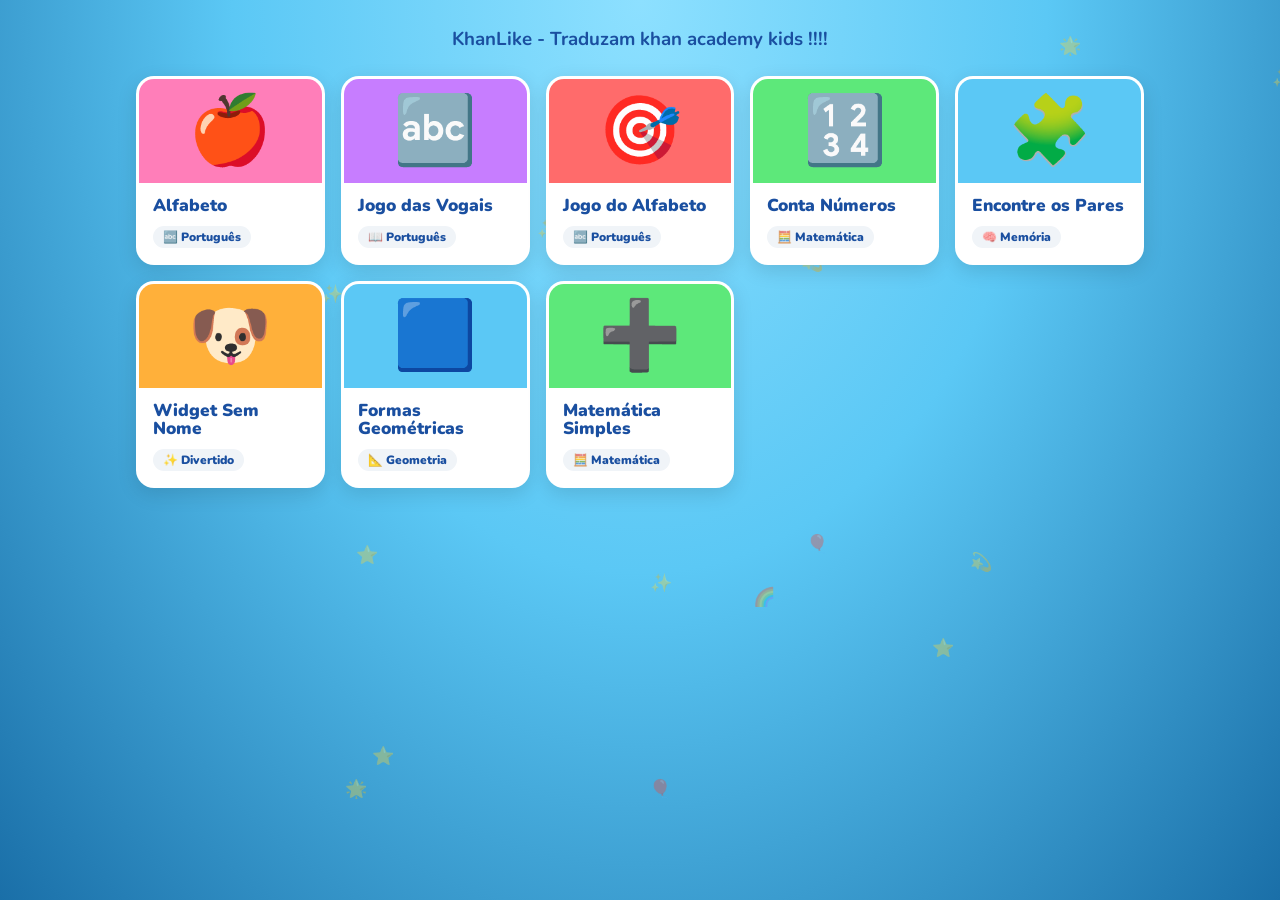
<file: index.html>
<!DOCTYPE html>
<html lang="pt-BR">
<head>
<meta charset="UTF-8">
<meta name="viewport" content="width=device-width, initial-scale=1.0">
<title>KhanLike — Exploradores</title>
<link href="https://fonts.googleapis.com/css2?family=Nunito:wght@400;600;700;800;900&display=swap" rel="stylesheet">
<link rel="stylesheet" href="assets/css/index-style.css">
</head>
<body>

<div class="stars-bg" id="starsBg"></div>

<div class="container">
  <header>
    <h3>KhanLike - Traduzam khan academy kids !!!!</h3>
    
  </header>

  <div class="activities-grid">
    <a href="games/alfabeto.html" class="activity-card" style="animation-delay:0.1s">
      <div class="card-thumb theme-pink">🍎</div>
      <div class="card-body">
        <div class="card-title">Alfabeto</div>
        <div class="card-chips">
          <span class="chip">🔤 Português</span>
        </div>
      </div>
    </a>
    <a href="games/vogais.html" class="activity-card" style="animation-delay:0.25s">
      <div class="card-thumb theme-purple">🔤</div>
      <div class="card-body">
        <div class="card-title">Jogo das Vogais</div>
        <div class="card-chips">
          <span class="chip">📖 Português</span>
        </div>
      </div>
    </a>


    <a href="games/abc.html" class="activity-card" style="animation-delay:0.05s">
      <div class="card-thumb theme-red">🎯</div>
      <div class="card-body">
        <div class="card-title">Jogo do Alfabeto</div>
        <div class="card-chips">
          <span class="chip">🔤 Português</span>
        </div>
      </div>
    </a>


    <a href="games/contarnumeros.html" class="activity-card" style="animation-delay:0.15s">
      <div class="card-thumb theme-green">🔢</div>
      <div class="card-body">
        <div class="card-title">Conta Números</div>
        <div class="card-chips">
          <span class="chip">🧮 Matemática</span>
        </div>
      </div>
    </a>

    <a href="games/memory-game.html" class="activity-card" style="animation-delay:0.2s">
      <div class="card-thumb theme-blue">🧩</div>
      <div class="card-body">
        <div class="card-title">Encontre os Pares</div>
        <div class="card-chips">
          <span class="chip">🧠 Memória</span>
        </div>
      </div>
    </a>


    <a href="games/turma.html" class="activity-card" style="animation-delay:0.3s">
      <div class="card-thumb theme-orange">🐶</div>
      <div class="card-body">
        <div class="card-title">Widget Sem Nome</div>
        <div class="card-chips">
          <span class="chip">✨ Divertido</span>
        </div>
      </div>
    </a>

    <a href="games/formas.html" class="activity-card" style="animation-delay:0.35s">
      <div class="card-thumb theme-blue">🟦</div>
      <div class="card-body">
        <div class="card-title">Formas Geométricas</div>
        <div class="card-chips">
          <span class="chip">📐 Geometria</span>
        </div>
      </div>
    </a>

    <a href="games/matematica.html" class="activity-card" style="animation-delay:0.4s">
      <div class="card-thumb theme-green">➕</div>
      <div class="card-body">
        <div class="card-title">Matemática Simples</div>
        <div class="card-chips">
          <span class="chip">🧮 Matemática</span>
        </div>
      </div>
    </a>

  </div>
</div>

<footer></footer>

<script>
  const bg = document.getElementById('starsBg');
  const em = ['⭐','✨','💫','🌟','🎈','🌈'];

  for (let i = 0; i < 20; i++) {
    const s = document.createElement('div');
    s.className = 'star';
    s.textContent = em[Math.floor(Math.random() * em.length)];
    s.style.left = Math.random() * 100 + '%';
    s.style.top = Math.random() * 100 + '%';
    s.style.animationDelay = (Math.random() * 3) + 's';
    bg.appendChild(s);
  }
</script>

</body>
</html>
</file>
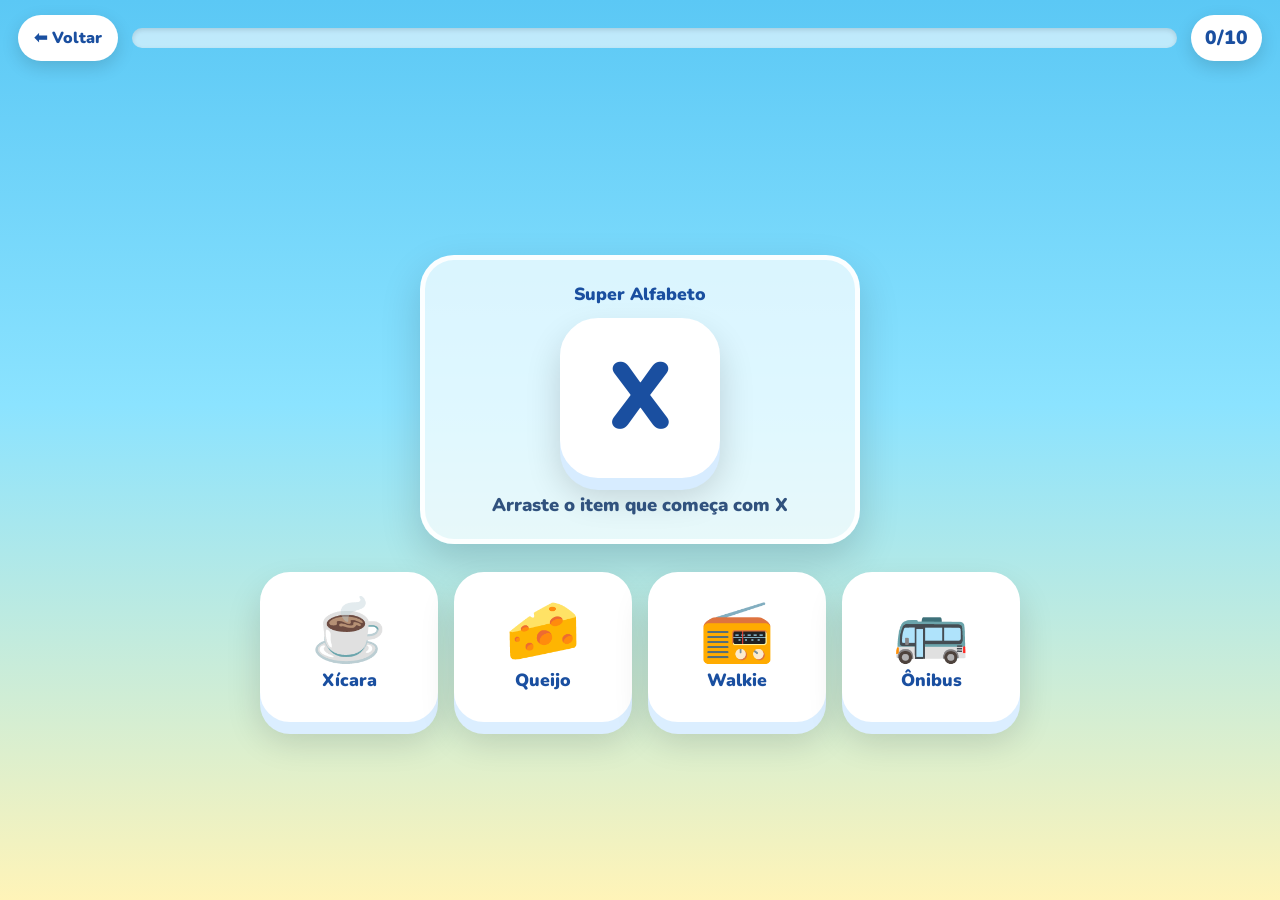
<file: games/abc.html>
<!DOCTYPE html>
<html lang="pt-BR">
<head>
<meta charset="UTF-8">
<meta name="viewport" content="width=device-width, initial-scale=1.0, maximum-scale=1.0, user-scalable=no">
<title>Super Alfabeto — KanAcademy</title>
<link href="https://fonts.googleapis.com/css2?family=Nunito:wght@700;800;900&display=swap" rel="stylesheet">

<style>
* {
  box-sizing: border-box;
  margin: 0;
  padding: 0;
  user-select: none;
  -webkit-tap-highlight-color: transparent;
}

body {
  min-height: 100vh;
  font-family: 'Nunito', sans-serif;
  background: linear-gradient(180deg, #5bc8f5 0%, #8be3ff 45%, #fff4b8 100%);
  overflow-x: hidden;
  color: #18335f;
}

.topbar {
  width: 100%;
  height: 76px;
  padding: 14px 18px;
  display: flex;
  align-items: center;
  gap: 14px;
}

.btn-back {
  text-decoration: none;
  background: #ffffff;
  color: #1a4fa0;
  font-weight: 900;
  padding: 12px 16px;
  border-radius: 999px;
  box-shadow: 0 6px 18px rgba(0,0,0,0.14);
  white-space: nowrap;
}

.progress-container {
  flex: 1;
  height: 20px;
  background: rgba(255,255,255,0.6);
  border-radius: 999px;
  overflow: hidden;
  box-shadow: inset 0 2px 5px rgba(0,0,0,0.12);
}

.progress-fill {
  width: 0%;
  height: 100%;
  background: linear-gradient(90deg, #ffd740, #ffb300);
  border-radius: 999px;
  transition: width 0.35s ease;
}

.stats {
  min-width: 70px;
  text-align: center;
  background: #fff;
  color: #1a4fa0;
  font-size: 1.2rem;
  font-weight: 900;
  padding: 10px 14px;
  border-radius: 999px;
  box-shadow: 0 6px 18px rgba(0,0,0,0.14);
}

main {
  min-height: calc(100vh - 76px);
  padding: 18px;
  display: flex;
  flex-direction: column;
  align-items: center;
  justify-content: center;
  gap: 28px;
}

.challenge-card {
  width: min(440px, 100%);
  background: rgba(255,255,255,0.72);
  border: 5px solid rgba(255,255,255,0.9);
  border-radius: 34px;
  padding: 22px;
  text-align: center;
  box-shadow: 0 16px 40px rgba(0,0,0,0.16);
}

.challenge-title {
  font-size: 1.1rem;
  font-weight: 900;
  color: #1a4fa0;
  margin-bottom: 12px;
}

.letter-slot {
  width: 160px;
  height: 160px;
  margin: 0 auto 14px;
  display: flex;
  align-items: center;
  justify-content: center;
  background: #ffffff;
  color: #1a4fa0;
  border-radius: 38px;
  font-size: 5.8rem;
  font-weight: 900;
  box-shadow: 0 12px 0 #d7ecff, 0 18px 35px rgba(0,0,0,0.16);
  border: 6px solid #ffffff;
  transition: transform 0.2s ease, background 0.2s ease, box-shadow 0.2s ease;
}

.letter-slot.hovered {
  transform: scale(1.08);
  background: #fff5bf;
  box-shadow: 0 12px 0 #ffd740, 0 22px 42px rgba(0,0,0,0.2);
}

.letter-slot.correct-anim {
  animation: correctPulse 0.5s ease;
}

.letter-slot.wrong-anim {
  animation: wrongShake 0.35s ease;
}

.challenge-hint {
  font-size: 1.15rem;
  font-weight: 900;
  color: #31527e;
}

.items-container {
  width: min(760px, 100%);
  display: grid;
  grid-template-columns: repeat(4, 1fr);
  gap: 16px;
  align-items: center;
  justify-content: center;
}

.draggable-item {
  min-height: 150px;
  background: #ffffff;
  border-radius: 30px;
  padding: 16px 10px;
  display: flex;
  flex-direction: column;
  align-items: center;
  justify-content: center;
  gap: 6px;
  cursor: grab;
  touch-action: none;
  box-shadow: 0 12px 0 #dbeeff, 0 18px 34px rgba(0,0,0,0.15);
  border: 4px solid #ffffff;
  transition: transform 0.25s cubic-bezier(0.175, 0.885, 0.32, 1.275), box-shadow 0.25s ease;
}

.draggable-item:active {
  cursor: grabbing;
}

.draggable-item .emoji {
  font-size: 3.8rem;
  line-height: 1;
}

.draggable-item .label {
  font-size: 1.1rem;
  font-weight: 900;
  color: #1a4fa0;
  text-align: center;
}

.draggable-item.wrong-anim {
  animation: wrongShake 0.35s ease;
}

.draggable-item.correct-choice {
  animation: itemCorrect 0.45s ease forwards;
}

#winOverlay {
  position: fixed;
  inset: 0;
  background: rgba(26, 79, 160, 0.94);
  color: white;
  display: none;
  align-items: center;
  justify-content: center;
  flex-direction: column;
  text-align: center;
  z-index: 9999;
  padding: 24px;
}

#winOverlay.show {
  display: flex;
}

.win-title {
  font-size: clamp(2.7rem, 10vw, 5rem);
  font-weight: 900;
  margin-bottom: 14px;
}

.btn-restart {
  margin-top: 26px;
  border: none;
  background: #ffd740;
  color: #1a4fa0;
  font-family: inherit;
  font-size: 1.3rem;
  font-weight: 900;
  padding: 16px 28px;
  border-radius: 999px;
  cursor: pointer;
  box-shadow: 0 8px 0 #e4aa00;
}

.particle {
  position: fixed;
  z-index: 9998;
  pointer-events: none;
  font-size: 2rem;
  animation: particleFly 0.8s ease-out forwards;
}

@keyframes particleFly {
  to {
    transform: translate(var(--x), var(--y)) scale(0);
    opacity: 0;
  }
}

@keyframes correctPulse {
  0% { transform: scale(1); }
  45% { transform: scale(1.18) rotate(3deg); }
  100% { transform: scale(1); }
}

@keyframes wrongShake {
  0%, 100% { transform: translateX(0); }
  25% { transform: translateX(-12px); }
  50% { transform: translateX(12px); }
  75% { transform: translateX(-8px); }
}

@keyframes itemCorrect {
  to {
    transform: scale(0);
    opacity: 0;
  }
}

@media (max-width: 720px) {
  .topbar {
    height: 66px;
    padding: 10px;
    gap: 8px;
  }

  .btn-back {
    font-size: 0.85rem;
    padding: 10px 12px;
  }

  .stats {
    min-width: 58px;
    font-size: 1rem;
    padding: 9px 10px;
  }

  main {
    padding: 12px;
    justify-content: flex-start;
    gap: 18px;
  }

  .challenge-card {
    padding: 16px;
    border-radius: 28px;
  }

  .letter-slot {
    width: 125px;
    height: 125px;
    font-size: 4.5rem;
    border-radius: 30px;
  }

  .challenge-hint {
    font-size: 1rem;
  }

  .items-container {
    grid-template-columns: repeat(4, 1fr);
    gap: 8px;
  }

  .draggable-item {
    min-height: 112px;
    border-radius: 22px;
    padding: 10px 4px;
    box-shadow: 0 8px 0 #dbeeff, 0 12px 22px rgba(0,0,0,0.12);
  }

  .draggable-item .emoji {
    font-size: 2.4rem;
  }

  .draggable-item .label {
    font-size: 0.78rem;
  }
}
</style>
</head>

<body>

<div class="topbar">
  <a href="../index.html" class="btn-back">⬅ Voltar</a>
  <div class="progress-container">
    <div class="progress-fill" id="progressFill"></div>
  </div>
  <div class="stats">
    <span id="scoreText">0</span>/10
  </div>
</div>

<main>
  <section class="challenge-card">
    <div class="challenge-title">Super Alfabeto</div>
    <div class="letter-slot" id="letterSlot">A</div>
    <div class="challenge-hint" id="challengeHint">Arraste o item que começa com A</div>
  </section>

  <section class="items-container" id="itemsContainer"></section>
</main>

<div id="winOverlay">
  <div class="win-title">PARABÉNS! 🌟</div>
  <p style="font-size: 24px;">Você conhece muito bem o alfabeto!</p>
  <button class="btn-restart" onclick="resetGame()">Jogar de Novo</button>
</div>
<!-- substitua apenas o bloco <script> atual pelo seu código completo mantendo o HTML/CSS igual -->

<script>
const Sounds = {
  ctx: null,
  voicesLoaded: false,

  getCtx() {
    if (!this.ctx) {
      this.ctx = new (window.AudioContext || window.webkitAudioContext)();
    }
    return this.ctx;
  },

  loadVoices() {
    const voices = window.speechSynthesis?.getVoices?.() || [];
    this.voicesLoaded = voices.length > 0;
    return voices;
  },

  getMaleVoice() {
    const voices = this.loadVoices();

    const preferred = voices.find(v =>
      v.lang.toLowerCase().includes('pt-br') &&
      (
        v.name.toLowerCase().includes('daniel') ||
        v.name.toLowerCase().includes('male') ||
        v.name.toLowerCase().includes('masculina') ||
        v.name.toLowerCase().includes('brasil')
      )
    );

    if (preferred) return preferred;

    return voices.find(v => v.lang.toLowerCase().includes('pt')) || null;
  },

  speak(text) {
    if (!window.speechSynthesis) return;

    window.speechSynthesis.cancel();

    const utterance = new SpeechSynthesisUtterance(text);
    utterance.lang = 'pt-BR';
    utterance.rate = 0.95;
    utterance.pitch = 0.75;
    utterance.volume = 1;

    const maleVoice = this.getMaleVoice();

    if (maleVoice) {
      utterance.voice = maleVoice;
    }

    window.speechSynthesis.speak(utterance);
  },

  correct() {
    const ctx = this.getCtx();
    const o = ctx.createOscillator();
    const g = ctx.createGain();

    o.type = 'sine';
    o.connect(g);
    g.connect(ctx.destination);

    g.gain.setValueAtTime(0, ctx.currentTime);
    g.gain.linearRampToValueAtTime(0.3, ctx.currentTime + 0.08);
    g.gain.exponentialRampToValueAtTime(0.01, ctx.currentTime + 0.5);

    o.frequency.setValueAtTime(523.25, ctx.currentTime);
    o.frequency.exponentialRampToValueAtTime(1046.50, ctx.currentTime + 0.3);

    o.start();
    o.stop(ctx.currentTime + 0.5);
  },

  wrong() {
    const ctx = this.getCtx();
    const o = ctx.createOscillator();
    const g = ctx.createGain();

    o.type = 'sawtooth';
    o.connect(g);
    g.connect(ctx.destination);

    g.gain.setValueAtTime(0.1, ctx.currentTime);
    g.gain.exponentialRampToValueAtTime(0.01, ctx.currentTime + 0.3);

    o.frequency.setValueAtTime(150, ctx.currentTime);
    o.frequency.linearRampToValueAtTime(80, ctx.currentTime + 0.3);

    o.start();
    o.stop(ctx.currentTime + 0.3);
  }
};

if (window.speechSynthesis) {
  window.speechSynthesis.onvoiceschanged = () => {
    Sounds.loadVoices();
  };
}

const DATA = [
  { letter: 'A', label: 'Avião', emoji: '✈️' },
  { letter: 'A', label: 'Abelha', emoji: '🐝' },
  { letter: 'A', label: 'Árvore', emoji: '🌳' },
  { letter: 'A', label: 'Aranha', emoji: '🕷️' },

  { letter: 'B', label: 'Bola', emoji: '⚽' },
  { letter: 'B', label: 'Bebê', emoji: '👶' },
  { letter: 'B', label: 'Bolo', emoji: '🎂' },
  { letter: 'B', label: 'Barco', emoji: '⛵' },

  { letter: 'C', label: 'Casa', emoji: '🏠' },
  { letter: 'C', label: 'Cachorro', emoji: '🐶' },
  { letter: 'C', label: 'Coração', emoji: '❤️' },
  { letter: 'C', label: 'Cenoura', emoji: '🥕' },

  { letter: 'D', label: 'Dado', emoji: '🎲' },
  { letter: 'D', label: 'Dinossauro', emoji: '🦖' },
  { letter: 'D', label: 'Diamante', emoji: '💎' },
  { letter: 'D', label: 'Doce', emoji: '🍬' },

  { letter: 'E', label: 'Elefante', emoji: '🐘' },
  { letter: 'E', label: 'Estrela', emoji: '⭐' },
  { letter: 'E', label: 'Escada', emoji: '🪜' },
  { letter: 'E', label: 'Escorpião', emoji: '🦂' },

  { letter: 'F', label: 'Foca', emoji: '🦭' },
  { letter: 'F', label: 'Flor', emoji: '🌸' },
  { letter: 'F', label: 'Fogo', emoji: '🔥' },
  { letter: 'F', label: 'Foguete', emoji: '🚀' },

  { letter: 'G', label: 'Gato', emoji: '🐱' },
  { letter: 'G', label: 'Galinha', emoji: '🐔' },
  { letter: 'G', label: 'Girafa', emoji: '🦒' },
  { letter: 'G', label: 'Guitarra', emoji: '🎸' },

  { letter: 'H', label: 'Harpa', emoji: '🪕' },
  { letter: 'H', label: 'Hambúrguer', emoji: '🍔' },
  { letter: 'H', label: 'Helicóptero', emoji: '🚁' },
  { letter: 'H', label: 'Hospital', emoji: '🏥' },

  { letter: 'I', label: 'Igreja', emoji: '⛪' },
  { letter: 'I', label: 'Iguana', emoji: '🦎' },
  { letter: 'I', label: 'Ilha', emoji: '🏝️' },
  { letter: 'I', label: 'Ímã', emoji: '🧲' },

  { letter: 'J', label: 'Jacaré', emoji: '🐊' },
  { letter: 'J', label: 'Joaninha', emoji: '🐞' },
  { letter: 'J', label: 'Jogo', emoji: '🎮' },
  { letter: 'J', label: 'Jornal', emoji: '📰' },

  { letter: 'K', label: 'Kiwi', emoji: '🥝' },
  { letter: 'K', label: 'Karaokê', emoji: '🎤' },
  { letter: 'K', label: 'Kart', emoji: '🏎️' },
  { letter: 'K', label: 'Kimono', emoji: '🥋' },

  { letter: 'L', label: 'Leão', emoji: '🦁' },
  { letter: 'L', label: 'Lua', emoji: '🌙' },
  { letter: 'L', label: 'Livro', emoji: '📚' },
  { letter: 'L', label: 'Lápis', emoji: '✏️' },

  { letter: 'M', label: 'Macaco', emoji: '🐒' },
  { letter: 'M', label: 'Maçã', emoji: '🍎' },
  { letter: 'M', label: 'Moto', emoji: '🏍️' },
  { letter: 'M', label: 'Melancia', emoji: '🍉' },

  { letter: 'N', label: 'Navio', emoji: '🚢' },
  { letter: 'N', label: 'Nuvem', emoji: '☁️' },
  { letter: 'N', label: 'Nariz', emoji: '👃' },
  { letter: 'N', label: 'Notebook', emoji: '💻' },

  { letter: 'O', label: 'Ovo', emoji: '🥚' },
  { letter: 'O', label: 'Olho', emoji: '👁️' },
  { letter: 'O', label: 'Orelha', emoji: '👂' },
  { letter: 'O', label: 'Ônibus', emoji: '🚌' },

  { letter: 'P', label: 'Pato', emoji: '🦆' },
  { letter: 'P', label: 'Pizza', emoji: '🍕' },
  { letter: 'P', label: 'Peixe', emoji: '🐟' },
  { letter: 'P', label: 'Pipoca', emoji: '🍿' },

  { letter: 'Q', label: 'Queijo', emoji: '🧀' },
  { letter: 'Q', label: 'Quadro', emoji: '🖼️' },
  { letter: 'Q', label: 'Quimono', emoji: '🥋' },
  { letter: 'Q', label: 'Quati', emoji: '🦝' },

  { letter: 'R', label: 'Rato', emoji: '🐭' },
  { letter: 'R', label: 'Rã', emoji: '🐸' },
  { letter: 'R', label: 'Rádio', emoji: '📻' },
  { letter: 'R', label: 'Relógio', emoji: '⏰' },

  { letter: 'S', label: 'Sapo', emoji: '🐸' },
  { letter: 'S', label: 'Sol', emoji: '☀️' },
  { letter: 'S', label: 'Sorvete', emoji: '🍦' },
  { letter: 'S', label: 'Sapato', emoji: '👟' },

  { letter: 'T', label: 'Tigre', emoji: '🐯' },
  { letter: 'T', label: 'Tartaruga', emoji: '🐢' },
  { letter: 'T', label: 'Telefone', emoji: '📱' },
  { letter: 'T', label: 'Trem', emoji: '🚂' },

  { letter: 'U', label: 'Uva', emoji: '🍇' },
  { letter: 'U', label: 'Urso', emoji: '🐻' },
  { letter: 'U', label: 'Unicórnio', emoji: '🦄' },
  { letter: 'U', label: 'Umbrella', emoji: '☂️' },

  { letter: 'V', label: 'Vaca', emoji: '🐮' },
  { letter: 'V', label: 'Violão', emoji: '🎸' },
  { letter: 'V', label: 'Vulcão', emoji: '🌋' },
  { letter: 'V', label: 'Vela', emoji: '🕯️' },

  { letter: 'W', label: 'Wafer', emoji: '🧇' },
  { letter: 'W', label: 'Web', emoji: '🕸️' },
  { letter: 'W', label: 'Walkie', emoji: '📻' },
  { letter: 'W', label: 'Windsurf', emoji: '🏄' },

  { letter: 'X', label: 'Xícara', emoji: '☕' },
  { letter: 'X', label: 'Xadrez', emoji: '♟️' },
  { letter: 'X', label: 'Xilofone', emoji: '🎼' },
  { letter: 'X', label: 'Xerife', emoji: '🤠' },

  { letter: 'Y', label: 'Yoga', emoji: '🧘' },
  { letter: 'Y', label: 'Yakissoba', emoji: '🍜' },
  { letter: 'Y', label: 'Yoyo', emoji: '🪀' },
  { letter: 'Y', label: 'Yeti', emoji: '⛄' },

  { letter: 'Z', label: 'Zebra', emoji: '🦓' },
  { letter: 'Z', label: 'Zíper', emoji: '🤐' },
  { letter: 'Z', label: 'Zangão', emoji: '🐝' },
  { letter: 'Z', label: 'Zumbi', emoji: '🧟' }
];

const LETTERS = [...new Set(DATA.map(item => item.letter))];

let score = 0;
let currentLetter = 'A';
let currentCorrectItem = null;

const TOTAL_ITEMS = 10;
const OPTIONS_PER_ROUND = 4;

const letterSlot = document.getElementById('letterSlot');
const challengeHint = document.getElementById('challengeHint');
const itemsContainer = document.getElementById('itemsContainer');
const progressFill = document.getElementById('progressFill');
const scoreText = document.getElementById('scoreText');

function init() {
  Sounds.loadVoices();

  letterSlot.addEventListener('pointerdown', () => {
    Sounds.speak(currentLetter);
  });

  loadRound();
}

function loadRound() {
  if (score >= TOTAL_ITEMS) {
    showWin();
    return;
  }

  itemsContainer.innerHTML = '';

  currentLetter = LETTERS[Math.floor(Math.random() * LETTERS.length)];

  const correctOptions = DATA.filter(item => item.letter === currentLetter);
  currentCorrectItem = correctOptions[Math.floor(Math.random() * correctOptions.length)];

  letterSlot.textContent = currentLetter;
  challengeHint.textContent = `Arraste o item que começa com ${currentLetter}`;

  const wrongOptions = DATA
    .filter(item => item.letter !== currentLetter)
    .sort(() => Math.random() - 0.5)
    .slice(0, OPTIONS_PER_ROUND - 1);

  const options = shuffleArray([currentCorrectItem, ...wrongOptions]);

  options.forEach((data, index) => {
    setTimeout(() => createItem(data), index * 80);
  });
}

function createItem(data) {
  const el = document.createElement('div');
  el.className = 'draggable-item';
  el.dataset.letter = data.letter;
  el.dataset.label = data.label;
  el.innerHTML = `
    <span class="emoji">${data.emoji}</span>
    <span class="label">${data.label}</span>
  `;

  itemsContainer.appendChild(el);
  makeDraggable(el);

  el.style.transform = 'scale(0)';
  requestAnimationFrame(() => {
    el.style.transform = 'scale(1)';
  });
}

function makeDraggable(el) {
  let startX = 0;
  let startY = 0;
  let currentX = 0;
  let currentY = 0;
  let moved = false;

  el.addEventListener('pointerdown', e => {
    if (el.dataset.locked === 'true') return;

    el.setPointerCapture(e.pointerId);

    moved = false;
    startX = e.clientX - currentX;
    startY = e.clientY - currentY;

    el.style.transition = 'none';
    el.style.zIndex = 1000;
  });

  el.addEventListener('pointermove', e => {
    if (!el.hasPointerCapture(e.pointerId)) return;

    currentX = e.clientX - startX;
    currentY = e.clientY - startY;

    if (Math.abs(currentX) > 4 || Math.abs(currentY) > 4) {
      moved = true;
    }

    el.style.transform = `translate(${currentX}px, ${currentY}px) scale(1.1)`;
    checkHover(el);
  });

  el.addEventListener('pointerup', e => {
    if (!el.hasPointerCapture(e.pointerId)) return;

    el.releasePointerCapture(e.pointerId);
    el.style.transition = 'transform 0.3s cubic-bezier(0.175, 0.885, 0.32, 1.275)';
    el.style.zIndex = 1;

    letterSlot.classList.remove('hovered');

    if (!moved) {
      Sounds.speak(el.dataset.label);
      resetPosition();
      return;
    }

    const dropped = isOnTarget(el);

    if (dropped) {
      if (el.dataset.letter === currentLetter) {
        handleCorrect(el);
      } else {
        handleWrong(el, resetPosition);
      }
    } else {
      resetPosition();
    }
  });

  function resetPosition() {
    currentX = 0;
    currentY = 0;
    el.style.transform = `translate(0px, 0px) scale(1)`;
  }
}

function checkHover(el) {
  if (isOnTarget(el)) {
    letterSlot.classList.add('hovered');
  } else {
    letterSlot.classList.remove('hovered');
  }
}

function isOnTarget(el) {
  const rect = el.getBoundingClientRect();
  const slotRect = letterSlot.getBoundingClientRect();

  const centerX = rect.left + rect.width / 2;
  const centerY = rect.top + rect.height / 2;

  return (
    centerX >= slotRect.left &&
    centerX <= slotRect.right &&
    centerY >= slotRect.top &&
    centerY <= slotRect.bottom
  );
}

function handleCorrect(el) {
  el.dataset.locked = 'true';
  el.style.pointerEvents = 'none';

  Sounds.correct();
  setTimeout(() => Sounds.speak(`${currentLetter} de ${el.dataset.label}`), 180);

  const rect = el.getBoundingClientRect();
  spawnParticles(rect.left + rect.width / 2, rect.top + rect.height / 2);

  letterSlot.classList.add('correct-anim');
  el.classList.add('correct-choice');

  score++;
  updateProgress();

  setTimeout(() => {
    letterSlot.classList.remove('correct-anim');
    loadRound();
  }, 900);
}

function handleWrong(el, resetCallback) {
  Sounds.wrong();

  letterSlot.classList.add('wrong-anim');
  el.classList.add('wrong-anim');

  setTimeout(() => {
    letterSlot.classList.remove('wrong-anim');
    el.classList.remove('wrong-anim');
    resetCallback();
  }, 400);
}

function updateProgress() {
  const pct = (score / TOTAL_ITEMS) * 100;
  progressFill.style.width = pct + '%';
  scoreText.textContent = score;
}

function spawnParticles(x, y) {
  for (let i = 0; i < 10; i++) {
    const p = document.createElement('div');
    p.className = 'particle';
    p.textContent = ['✨','⭐','🎈','🌈'][Math.floor(Math.random() * 4)];
    p.style.left = x + 'px';
    p.style.top = y + 'px';

    const dx = (Math.random() - 0.5) * 220;
    const dy = (Math.random() - 0.5) * 220;

    p.style.setProperty('--x', `${dx}px`);
    p.style.setProperty('--y', `${dy}px`);

    document.body.appendChild(p);

    setTimeout(() => p.remove(), 800);
  }
}

function showWin() {
  document.getElementById('winOverlay').classList.add('show');
}

function resetGame() {
  score = 0;
  updateProgress();
  document.getElementById('winOverlay').classList.remove('show');
  loadRound();
}

function shuffleArray(arr) {
  return [...arr].sort(() => Math.random() - 0.5);
}

window.onload = init;
</script>
</body>
</html>
</file>
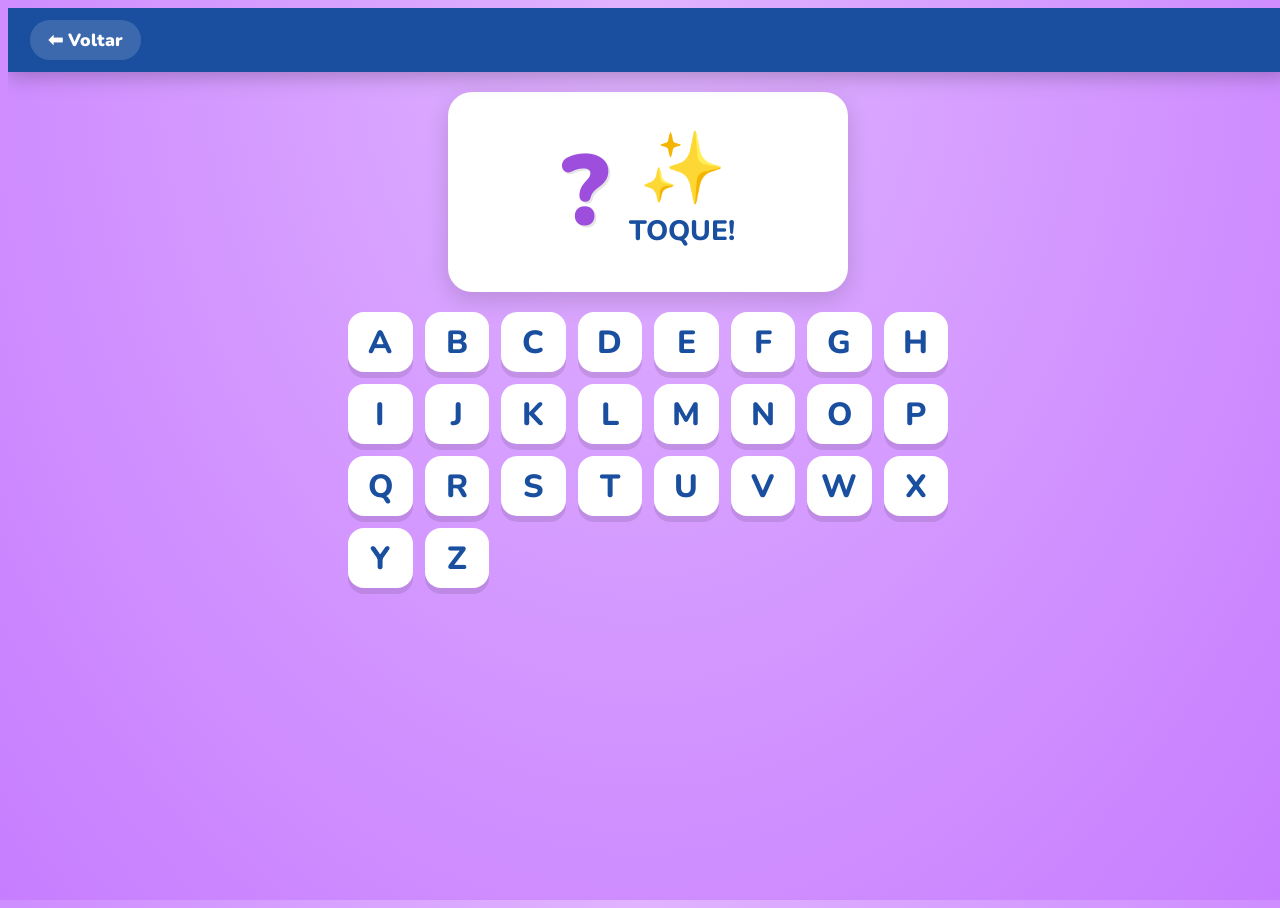
<file: games/alfabeto.html>
<!DOCTYPE html>
<html lang="pt-BR">
<head>
<meta charset="UTF-8">
<meta name="viewport" content="width=device-width, initial-scale=1.0, maximum-scale=1.0, user-scalable=no">
<title>Alfabeto Divertido — KanAcademy</title>
<link href="https://fonts.googleapis.com/css2?family=Nunito:wght@700;800;900&display=swap" rel="stylesheet">
<link rel="stylesheet" href="../assets/css/games-style.css">
<script
src="https://code.responsivevoice.org/responsivevoice.js?key=fmRHU1Pp"></script>

</head>
<body class="page-alfabeto">
<div class="topbar">
  <a href="../index.html" class="back-link">⬅ Voltar</a>
</div>

<main class="game-area">
  <div class="display-box" id="displayBox">
    <div class="display-letter" id="displayLetter">?</div>
    <div class="display-info">
      <div class="display-emoji" id="displayEmoji">✨</div>
      <div class="display-word" id="displayWord">Toque!</div>
    </div>
  </div>

  <div class="alphabet-grid" id="alphabetGrid"></div>
</main>

<script>
  const alphabetData = [
    { letter: 'A', examples: [
      { word: 'Abelha', emoji: '🐝' },
      { word: 'Avião', emoji: '✈️' },
      { word: 'Aranha', emoji: '🕷️' }
    ]},
    { letter: 'B', examples: [
      { word: 'Bola', emoji: '⚽' },
      { word: 'Banana', emoji: '🍌' },
      { word: 'Borboleta', emoji: '🦋' }
    ]},
    { letter: 'C', examples: [
      { word: 'Cachorro', emoji: '🐶' },
      { word: 'Casa', emoji: '🏠' },
      { word: 'Coração', emoji: '❤️' }
    ]},
    { letter: 'D', examples: [
      { word: 'Dado', emoji: '🎲' },
      { word: 'Dinossauro', emoji: '🦖' },
      { word: 'Diamante', emoji: '💎' }
    ]},
    { letter: 'E', examples: [
      { word: 'Elefante', emoji: '🐘' },
      { word: 'Estrela', emoji: '⭐' },
      { word: 'Escova', emoji: '🪥' }
    ]},
    { letter: 'F', examples: [
      { word: 'Foguete', emoji: '🚀' },
      { word: 'Flor', emoji: '🌸' },
      { word: 'Foca', emoji: '🦭' }
    ]},
    { letter: 'G', examples: [
      { word: 'Gato', emoji: '🐱' },
      { word: 'Girafa', emoji: '🦒' },
      { word: 'Guitarra', emoji: '🎸' }
    ]},
    { letter: 'H', examples: [
      { word: 'Helicóptero', emoji: '🚁' },
      { word: 'Hospital', emoji: '🏥' },
      { word: 'Hambúrguer', emoji: '🍔' }
    ]},
    { letter: 'I', examples: [
      { word: 'Ilha', emoji: '🏝️' },
      { word: 'Iguana', emoji: '🦎' },
      { word: 'Iogurte', emoji: '🍦' }
    ]},
    { letter: 'J', examples: [
      { word: 'Jacaré', emoji: '🐊' },
      { word: 'Janela', emoji: '🪟' },
      { word: 'Joaninha', emoji: '🐞' }
    ]},
    { letter: 'K', examples: [
      { word: 'Kiwi', emoji: '🥝' },
      { word: 'Karaokê', emoji: '🎤' },
      { word: 'Kart', emoji: '🏎️' }
    ]},
    { letter: 'L', examples: [
      { word: 'Leão', emoji: '🦁' },
      { word: 'Lua', emoji: '🌙' },
      { word: 'Lápis', emoji: '✏️' }
    ]},
    { letter: 'M', examples: [
      { word: 'Macaco', emoji: '🐵' },
      { word: 'Maçã', emoji: '🍎' },
      { word: 'Moto', emoji: '🏍️' }
    ]},
    { letter: 'N', examples: [
      { word: 'Nuvem', emoji: '☁️' },
      { word: 'Navio', emoji: '🚢' },
      { word: 'Nariz', emoji: '👃' }
    ]},
    { letter: 'O', examples: [
      { word: 'Ovelha', emoji: '🐑' },
      { word: 'Ovo', emoji: '🥚' },
      { word: 'Óculos', emoji: '👓' }
    ]},
    { letter: 'P', examples: [
      { word: 'Pato', emoji: '🦆' },
      { word: 'Pipoca', emoji: '🍿' },
      { word: 'Peixe', emoji: '🐟' }
    ]},
    { letter: 'Q', examples: [
      { word: 'Queijo', emoji: '🧀' },
      { word: 'Quadro', emoji: '🖼️' },
      { word: 'Quati', emoji: '🦝' }
    ]},
    { letter: 'R', examples: [
      { word: 'Robô', emoji: '🤖' },
      { word: 'Rato', emoji: '🐭' },
      { word: 'Relógio', emoji: '⏰' }
    ]},
    { letter: 'S', examples: [
      { word: 'Sapo', emoji: '🐸' },
      { word: 'Sol', emoji: '☀️' },
      { word: 'Sorvete', emoji: '🍨' }
    ]},
    { letter: 'T', examples: [
      { word: 'Trem', emoji: '🚆' },
      { word: 'Tigre', emoji: '🐯' },
      { word: 'Telefone', emoji: '📞' }
    ]},
    { letter: 'U', examples: [
      { word: 'Uva', emoji: '🍇' },
      { word: 'Urso', emoji: '🐻' },
      { word: 'Unicórnio', emoji: '🦄' }
    ]},
    { letter: 'V', examples: [
      { word: 'Vaca', emoji: '🐮' },
      { word: 'Violão', emoji: '🎸' },
      { word: 'Vela', emoji: '🕯️' }
    ]},
    { letter: 'W', examples: [
      { word: 'Wafer', emoji: '🧇' },
      { word: 'Web', emoji: '🌐' },
      { word: 'Walkie-talkie', emoji: '📻' }
    ]},
    { letter: 'X', examples: [
      { word: 'Xícara', emoji: '☕' },
      { word: 'Xadrez', emoji: '♟️' },
      { word: 'Xilofone', emoji: '🎼' }
    ]},
    { letter: 'Y', examples: [
      { word: 'Yin Yang', emoji: '☯️' },
      { word: 'Yoga', emoji: '🧘' },
      { word: 'Yakult', emoji: '🥤' }
    ]},
    { letter: 'Z', examples: [
      { word: 'Zebra', emoji: '🦓' },
      { word: 'Zíper', emoji: '🤐' },
      { word: 'Zangão', emoji: '🐝' }
    ]}
  ];



  const gridContainer = document.getElementById('alphabetGrid');
  const displayBox = document.getElementById('displayBox');
  const displayLetter = document.getElementById('displayLetter');
  const displayEmoji = document.getElementById('displayEmoji');
  const displayWord = document.getElementById('displayWord');
  
  let currentActiveBtn = null;
  const exampleIndexByLetter = {};

  const AudioEngine = {
  speak: function(letter, word) {
    if (window.responsiveVoice) {
      // "A de Abelha" com voz masculina natural
      const phrase = `${letter} de ${word}`;
      responsiveVoice.speak(phrase, "Brazilian Portuguese Male", {
        rate: 1,
        pitch: 1,
        volume: 1
      });
    } else {
      window.speechSynthesis.cancel();
      const utterance = new SpeechSynthesisUtterance(`${letter} de ${word}`);
      utterance.lang = 'pt-BR';
      // Tenta forçar voz masculina no fallback do sistema
      const voices = window.speechSynthesis.getVoices();
      const maleVoice = voices.find(v => v.lang === 'pt-BR' && v.name.toLowerCase().includes('male'));
      if (maleVoice) utterance.voice = maleVoice;
      
      window.speechSynthesis.speak(utterance);
    }
  }
};

  function initGame() {
    alphabetData.forEach(item => {
      exampleIndexByLetter[item.letter] = 0;
      const btn = document.createElement('button');
      btn.className = 'letter-btn';
      btn.textContent = item.letter;
      btn.addEventListener('click', (e) => handleLetterClick(item, btn, e));
      gridContainer.appendChild(btn);
    });
  }

  function handleLetterClick(data, btnElement, event) {
    if (currentActiveBtn) currentActiveBtn.classList.remove('active');
    btnElement.classList.add('active');
    currentActiveBtn = btnElement;

    const currentIndex = exampleIndexByLetter[data.letter];
    const example = data.examples[currentIndex];
    exampleIndexByLetter[data.letter] = (currentIndex + 1) % data.examples.length;

    // Atualiza interface
    displayLetter.textContent = data.letter;
    displayEmoji.textContent = example.emoji;
    displayWord.textContent = example.word;

    // Reinicia animação
    displayBox.classList.remove('pop');
    void displayBox.offsetWidth;
    displayBox.classList.add('pop');

    // Narração aprimorada
    AudioEngine.speak(data.letter, example.word);

    // Partículas
    const rect = btnElement.getBoundingClientRect();
    spawnParticles(rect.left + rect.width / 2, rect.top + rect.height / 2, example.emoji);
  }

  function spawnParticles(x, y, emoji) {
    const emojis = [emoji, '✨', '⭐'];
    for (let i = 0; i < 6; i++) {
      const el = document.createElement('div');
      el.className = 'particle';
      el.textContent = emojis[Math.floor(Math.random() * emojis.length)];
      el.style.left = x + 'px';
      el.style.top = y + 'px';
      el.style.setProperty('--tx', (Math.random() - 0.5) * 150 + 'px');
      el.style.setProperty('--ty', (Math.random() - 0.5) * 150 + 'px');
      el.style.setProperty('--rot', (Math.random() - 0.5) * 360 + 'deg');
      document.body.appendChild(el);
      setTimeout(() => el.remove(), 800);
    }
  }

  window.onload = initGame;
</script>
</body>
</html>
</file>
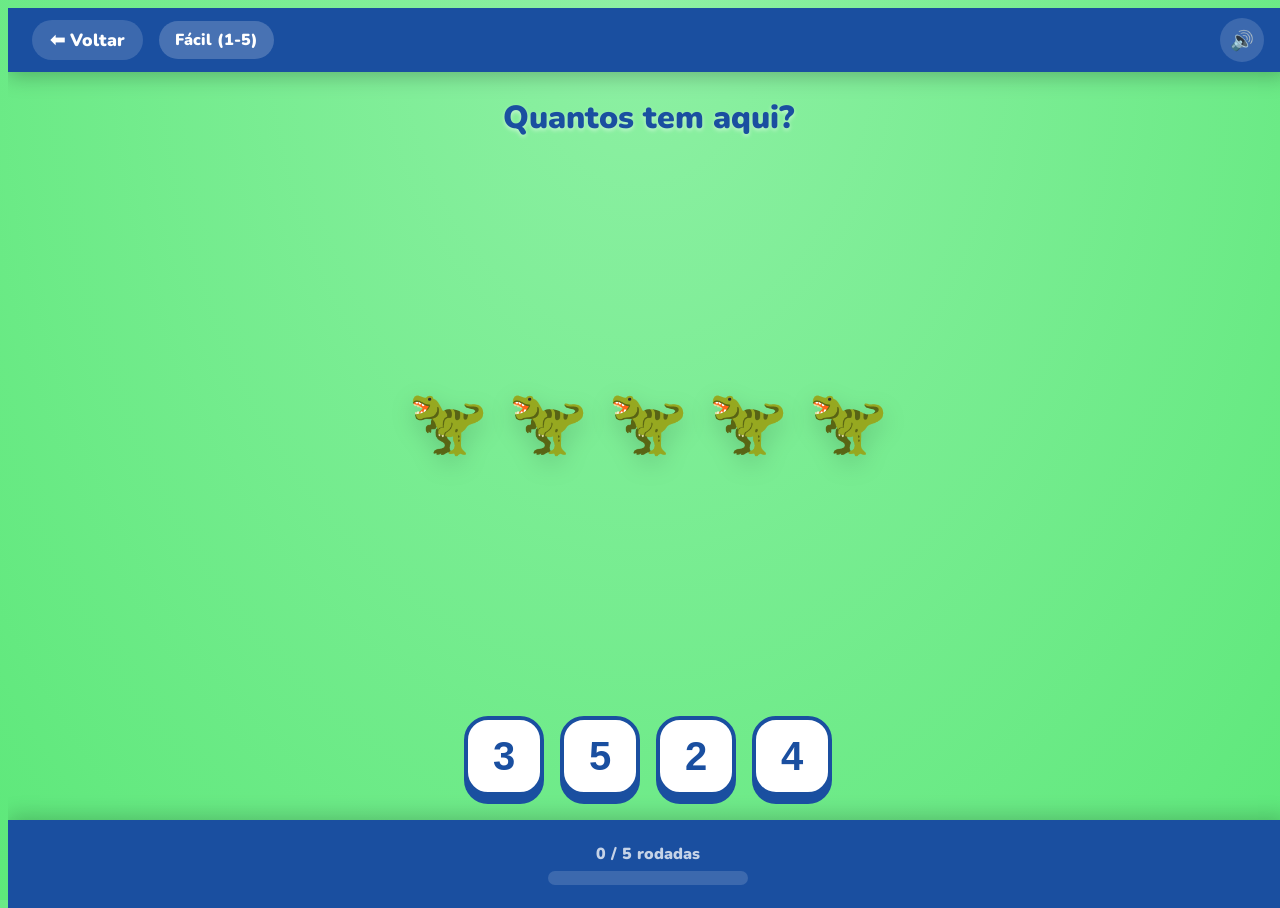
<file: games/contarnumeros.html>
<!DOCTYPE html>
<html lang="pt-BR">
<head>
<meta charset="UTF-8">
<meta name="viewport" content="width=device-width, initial-scale=1.0">
<title>Contagem Divertida — KanAcademy</title>
<link href="https://fonts.googleapis.com/css2?family=Nunito:wght@700;800;900&display=swap" rel="stylesheet">
<link rel="stylesheet" href="../assets/css/games-style.css">
</head>
<body class="page-contarnumeros">

<div class="topbar">
  <a href="../index.html" class="back-link">⬅ Voltar</a>
  <button id="diffToggle" class="diff-btn" onclick="toggleDiff()">Fácil (1-5)</button>
  <div class="topbar-spacer"></div>
  <button class="sound-toggle" id="soundToggle" onclick="toggleSound()">🔊</button>
</div>

<div class="board-wrap">
  <div class="question-title">Quantos tem aqui?</div>
  <div class="objects-container" id="objectsContainer"></div>
  <div class="options-container" id="optionsContainer"></div>
</div>

<div class="botbar">
  <div class="progress-wrap">
    <span class="progress-label" id="progressLabel">0 / 5 rodadas</span>
    <div class="progress-track"><div class="progress-fill" id="progressFill"></div></div>
  </div>
</div>

<div class="win-overlay" id="winOverlay">
  <div class="win-box">
    <div style="font-size: 80px; margin-bottom: 10px;">🏆</div>
    <h2>Você é um mestre da contagem!</h2>
    <button class="win-btn" onclick="initGame()">Jogar Novamente</button>
  </div>
</div>

<script>
let soundEnabled = true;
let audioCtx = null;
const TOTAL_ROUNDS = 5;
let currentRound = 0;
let correctAnswer = 0;
let isLocked = false;

const LEVELS = [
  { id: 'facil', name: 'Fácil (1-5)', min: 1, max: 5 },
  { id: 'medio', name: 'Médio (1-10)', min: 1, max: 10 },
  { id: 'dificil', name: 'Difícil (1-20)', min: 1, max: 20 }
];
let currentLevelIdx = 0;

const EMOJIS = [
  '🐝','✈️','🕷️',
  '⚽','🍌','🦋',
  '🐶','🏠','❤️',
  '🎲','🦖','💎',
  '🐘','⭐','🪥',
  '🚀','🌸','🐱',
  '🎸','🚁','🍔',
  '🐊','🐞','🦁',
  '🌙','✏️','🍎',
  '🏍️','🦆','🍿',
  '🧀','🤖','🐭',
  '🐸','☀️','🍨',
  '🍇','🐻','🦄',
  '🐮','🕯️','☕'
];

function playTone(freq, dur, type='sine') {
  if (!soundEnabled) return;
  if (!audioCtx) audioCtx = new (window.AudioContext || window.webkitAudioContext)();
  const osc = audioCtx.createOscillator();
  const gain = audioCtx.createGain();
  osc.connect(gain); gain.connect(audioCtx.destination);
  osc.type = type; osc.frequency.value = freq;
  gain.gain.setValueAtTime(0.3, audioCtx.currentTime);
  gain.gain.exponentialRampToValueAtTime(0.01, audioCtx.currentTime + dur);
  osc.start(); osc.stop(audioCtx.currentTime + dur);
}

const Sounds = {
  correct: () => { playTone(600,0.1); setTimeout(()=>playTone(800,0.2), 100); },
  wrong: () => { playTone(300,0.2,'triangle'); setTimeout(()=>playTone(250,0.3,'triangle'), 150); },
  win: () => { [523, 659, 783, 1046].forEach((f,i) => setTimeout(()=>playTone(f,0.3), i*150)); }
};

function toggleSound() {
  soundEnabled = !soundEnabled;
  document.getElementById('soundToggle').textContent = soundEnabled ? '🔊' : '🔇';
  document.getElementById('soundToggle').classList.toggle('muted', !soundEnabled);
}

function toggleDiff() {
  currentLevelIdx = (currentLevelIdx + 1) % LEVELS.length;
  document.getElementById('diffToggle').textContent = LEVELS[currentLevelIdx].name;
  initGame();
}

function spawnParticles() {
  for (let i=0; i<15; i++) {
    const el = document.createElement('div');
    el.className = 'particle';
    el.textContent = '✨';
    const dx = (Math.random()-0.5)*400, dy = (Math.random()-0.5)*400;
    el.style.cssText = `left:50%;top:50%;--dest:translate(${dx}px,${dy}px);--rot:${(Math.random()-0.5)*720}deg;`;
    document.body.appendChild(el);
    setTimeout(()=>el.remove(), 1200);
  }
}

function initGame() {
  currentRound = 0;
  document.getElementById('winOverlay').classList.remove('show');
  updateProgress();
  nextRound();
}

function nextRound() {
  if (currentRound >= TOTAL_ROUNDS) {
    Sounds.win();
    document.getElementById('winOverlay').classList.add('show');
    spawnParticles();
    return;
  }
  
  isLocked = false;
  const level = LEVELS[currentLevelIdx];
  correctAnswer = Math.floor(Math.random() * (level.max - level.min + 1)) + level.min;
  const emoji = EMOJIS[Math.floor(Math.random() * EMOJIS.length)];
  
  const objCont = document.getElementById('objectsContainer');
  objCont.innerHTML = '';

  let objSize = '4rem';
  if (correctAnswer > 15) objSize = '2.5rem';
  else if (correctAnswer > 10) objSize = '3.2rem';

  for(let i=0; i<correctAnswer; i++) {
    const span = document.createElement('span');
    span.className = 'count-obj';
    span.textContent = emoji;
    span.style.fontSize = objSize;
    span.style.animationDelay = `${Math.random()*0.5}s`;
    objCont.appendChild(span);
  }

  let options = new Set([correctAnswer]);
  while(options.size < 4) {
    let wrong;
    if (level.id === 'facil') {
      wrong = Math.floor(Math.random() * 5) + 1;
    } else if (level.id === 'medio') {
      wrong = Math.floor(Math.random() * 10) + 1;
    } else {
      wrong = correctAnswer + (Math.floor(Math.random() * 7) - 3);
      if (wrong < 1 || wrong > 25) wrong = Math.floor(Math.random() * 20) + 1;
    }
    if(wrong > 0 && wrong <= 25) options.add(wrong);
  }
  
  const optCont = document.getElementById('optionsContainer');
  optCont.innerHTML = '';
  Array.from(options).sort(()=>Math.random()-0.5).forEach(num => {
    const btn = document.createElement('button');
    btn.className = 'opt-btn';
    btn.textContent = num;
    btn.onclick = () => handleAnswer(num, btn);
    optCont.appendChild(btn);
  });
}

function handleAnswer(num, btn) {
  if (isLocked) return;
  
  if (num === correctAnswer) {
    isLocked = true;
    Sounds.correct();
    btn.classList.add('correct');
    currentRound++;
    updateProgress();
    setTimeout(nextRound, 1000);
  } else {
    Sounds.wrong();
    btn.classList.add('wrong');
    setTimeout(() => btn.classList.remove('wrong'), 500);
  }
}

function updateProgress() {
  const pct = (currentRound / TOTAL_ROUNDS) * 100;
  document.getElementById('progressFill').style.width = pct + '%';
  document.getElementById('progressLabel').textContent = `${currentRound} / ${TOTAL_ROUNDS} rodadas`;
}

initGame();
</script>
</body>
</html>
</file>
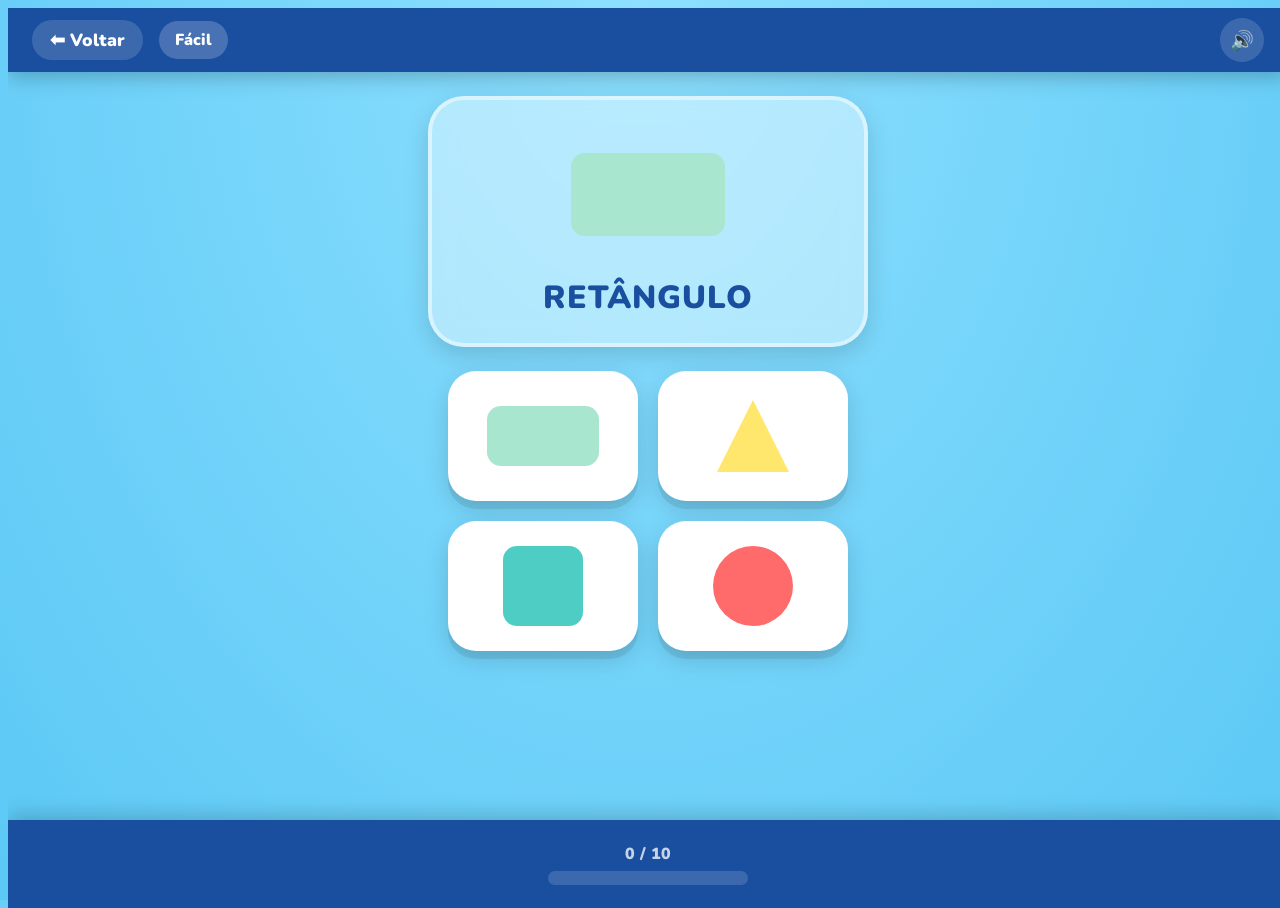
<file: games/formas.html>
<!DOCTYPE html>
<html lang="pt-BR">
<head>
  <meta charset="UTF-8">
  <meta name="viewport" content="width=device-width, initial-scale=1.0">
  <title>Formas Geométricas — KanAcademy</title>
  <link href="https://fonts.googleapis.com/css2?family=Nunito:wght@700;800;900&display=swap" rel="stylesheet">
  <link rel="stylesheet" href="../assets/css/games-style.css">
</head>
<body class="page-formas">

<div class="topbar">
  <a href="../index.html" class="back-link">⬅ Voltar</a>
  <button id="diffToggle" class="diff-btn" onclick="toggleDiff()">Fácil</button>
  <div class="topbar-spacer"></div>
  <button class="sound-toggle" id="soundToggle" onclick="toggleSound()">🔊</button>
</div>

<div class="board-wrap">
  <div class="challenge-card">
    <div class="target-shape-wrap" id="targetShapeWrap"></div>
    <div class="challenge-title" id="challengeTitle">Círculo</div>
  </div>

  <div class="options-container" id="optionsContainer"></div>
</div>

<div class="botbar">
  <div class="progress-wrap">
    <span class="progress-label" id="progressLabel">0 / 10</span>
    <div class="progress-track"><div class="progress-fill" id="progressFill"></div></div>
  </div>
</div>

<div class="win-overlay" id="winOverlay">
  <div class="win-box">
    <div style="font-size: 80px; margin-bottom: 10px;">🏆</div>
    <h2>Você conhece as formas!</h2>
    <button class="win-btn" onclick="initGame()">Jogar Novamente</button>
  </div>
</div>

<script>
/* ── AUDIO ENGINE ── */
let soundEnabled = true;
let audioCtx = null;

function playTone(freq, dur, type) {
  if (!soundEnabled) return;
  if (!audioCtx) audioCtx = new (window.AudioContext || window.webkitAudioContext)();
  var osc = audioCtx.createOscillator();
  var gain = audioCtx.createGain();
  osc.connect(gain); gain.connect(audioCtx.destination);
  osc.type = type || 'sine'; osc.frequency.value = freq;
  gain.gain.setValueAtTime(0.3, audioCtx.currentTime);
  gain.gain.exponentialRampToValueAtTime(0.01, audioCtx.currentTime + dur);
  osc.start(); osc.stop(audioCtx.currentTime + dur);
}

var Sounds = {
  correct: function() { playTone(600, 0.1); setTimeout(function() { playTone(800, 0.2); }, 100); },
  wrong: function() { playTone(300, 0.2, 'triangle'); setTimeout(function() { playTone(250, 0.3, 'triangle'); }, 150); },
  win: function() { [523, 659, 783, 1046].forEach(function(f, i) { setTimeout(function() { playTone(f, 0.3); }, i * 150); }); },
  speak: function(text) {
    if (!soundEnabled) return;
    window.speechSynthesis.cancel();
    var u = new SpeechSynthesisUtterance(text);
    u.lang = 'pt-BR'; u.rate = 1.0; u.pitch = 1.2; u.volume = 1;
    window.speechSynthesis.speak(u);
  }
};

function toggleSound() {
  soundEnabled = !soundEnabled;
  var btn = document.getElementById('soundToggle');
  btn.textContent = soundEnabled ? '🔊' : '🔇';
  btn.classList.toggle('muted', !soundEnabled);
}

/* ── SHAPE DATA ── */
var SHAPES_ALL = [
  { id: 'circulo',   name: 'Círculo',    color: '#ff6b6b' },
  { id: 'quadrado',  name: 'Quadrado',   color: '#4ecdc4' },
  { id: 'triangulo', name: 'Triângulo',  color: '#ffe66d' },
  { id: 'retangulo', name: 'Retângulo',  color: '#a8e6cf' },
  { id: 'estrela',   name: 'Estrela',    color: '#ff9ff3' },
  { id: 'coracao',   name: 'Coração',    color: '#ee5a24' },
  { id: 'losango',   name: 'Losango',    color: '#54a0ff' },
  { id: 'hexagono',  name: 'Hexágono',   color: '#5f27cd' }
];

var LEVELS = [
  { id: 'facil',   name: 'Fácil',   count: 4 },
  { id: 'medio',   name: 'Médio',   count: 6 },
  { id: 'dificil', name: 'Difícil', count: 8 }
];

var currentLevelIdx = 0;
var score = 0;
var TOTAL_ROUNDS = 10;
var isLocked = false;
var usedTargets = [];

function toggleDiff() {
  currentLevelIdx = (currentLevelIdx + 1) % LEVELS.length;
  document.getElementById('diffToggle').textContent = LEVELS[currentLevelIdx].name;
  initGame();
}

function getShapes() {
  return SHAPES_ALL.slice(0, LEVELS[currentLevelIdx].count);
}

/* ── SHAPE RENDERING ── */
function applyShapeStyle(el, shape, size) {
  var w = (shape.id === 'retangulo') ? Math.round(size * 1.4) : size;
  var h = (shape.id === 'retangulo') ? Math.round(size * 0.75) : size;
  el.style.width = w + 'px';
  el.style.height = h + 'px';
  el.style.backgroundColor = shape.color;

  switch (shape.id) {
    case 'circulo':
      el.style.borderRadius = '50%';
      break;
    case 'quadrado':
      el.style.borderRadius = '14px';
      break;
    case 'retangulo':
      el.style.borderRadius = '14px';
      break;
    case 'triangulo':
      el.style.clipPath = 'polygon(50% 5%, 5% 95%, 95% 95%)';
      break;
    case 'estrela':
      el.style.clipPath = 'polygon(50% 0%, 61% 35%, 98% 35%, 68% 57%, 79% 91%, 50% 70%, 21% 91%, 32% 57%, 2% 35%, 39% 35%)';
      break;
    case 'coracao':
      el.style.clipPath = 'polygon(50% 100%, 0% 38%, 0% 20%, 15% 0%, 35% 0%, 50% 18%, 65% 0%, 85% 0%, 100% 20%, 100% 38%)';
      break;
    case 'losango':
      el.style.clipPath = 'polygon(50% 0%, 100% 50%, 50% 100%, 0% 50%)';
      break;
    case 'hexagono':
      el.style.clipPath = 'polygon(25% 5%, 75% 5%, 100% 50%, 75% 95%, 25% 95%, 0% 50%)';
      break;
  }
}

/* ── GAME LOGIC ── */
function initGame() {
  score = 0;
  isLocked = false;
  usedTargets = [];
  document.getElementById('winOverlay').classList.remove('show');
  updateProgress();
  nextRound();
}

function nextRound() {
  if (score >= TOTAL_ROUNDS) {
    Sounds.win();
    document.getElementById('winOverlay').classList.add('show');
    spawnParticles();
    return;
  }

  isLocked = false;
  var shapes = getShapes();

  /* Pick a target, avoid repeating the same shape twice in a row */
  var available = shapes.filter(function(s) { return usedTargets[usedTargets.length - 1] !== s.id; });
  if (available.length === 0) available = shapes;
  var target = available[Math.floor(Math.random() * available.length)];
  usedTargets.push(target.id);

  /* Render target shape */
  var targetWrap = document.getElementById('targetShapeWrap');
  targetWrap.innerHTML = '';
  var targetEl = document.createElement('div');
  targetEl.className = 'target-shape-visual';
  applyShapeStyle(targetEl, target, 110);
  targetWrap.appendChild(targetEl);
  document.getElementById('challengeTitle').textContent = target.name;

  /* Narrate */
  Sounds.speak('Toque no ' + target.name);

  /* Build options: 1 correct + 3 wrong */
  var wrongPool = shapes.filter(function(s) { return s.id !== target.id; });
  wrongPool.sort(function() { return Math.random() - 0.5; });
  var wrongs = wrongPool.slice(0, Math.min(3, wrongPool.length));
  var options = [target].concat(wrongs).sort(function() { return Math.random() - 0.5; });

  /* If fewer than 4 shapes available, pad (shouldn't happen with 4+ shapes) */
  while (options.length < 4 && shapes.length > options.length) {
    var extra = shapes[Math.floor(Math.random() * shapes.length)];
    if (options.indexOf(extra) === -1) options.push(extra);
  }

  var container = document.getElementById('optionsContainer');
  container.innerHTML = '';

  options.forEach(function(shape) {
    var btn = document.createElement('button');
    btn.className = 'shape-opt-btn';
    btn.dataset.shapeId = shape.id;

    var inner = document.createElement('div');
    inner.className = 'shape-opt-inner';
    applyShapeStyle(inner, shape, 80);
    btn.appendChild(inner);

    btn.addEventListener('click', function() {
      handleAnswer(shape.id, target.id, btn);
    });
    container.appendChild(btn);
  });
}

function handleAnswer(selectedId, targetId, btn) {
  if (isLocked) return;

  if (selectedId === targetId) {
    isLocked = true;
    Sounds.correct();
    btn.classList.add('correct');

    /* Narrate the shape name as reinforcement */
    var shapeName = SHAPES_ALL.find(function(s) { return s.id === targetId; }).name;
    setTimeout(function() { Sounds.speak(shapeName + '! Muito bem!'); }, 150);

    score++;
    updateProgress();
    setTimeout(nextRound, 1000);
  } else {
    Sounds.wrong();
    btn.classList.add('wrong');
    setTimeout(function() { btn.classList.remove('wrong'); }, 500);
  }
}

function updateProgress() {
  var pct = (score / TOTAL_ROUNDS) * 100;
  document.getElementById('progressFill').style.width = pct + '%';
  document.getElementById('progressLabel').textContent = score + ' / ' + TOTAL_ROUNDS;
}

function spawnParticles() {
  for (var i = 0; i < 20; i++) {
    var el = document.createElement('div');
    el.className = 'particle';
    el.textContent = ['✨', '⭐', '🌟', '🎉', '💫', '🎈'][Math.floor(Math.random() * 6)];
    var dx = (Math.random() - 0.5) * 500;
    var dy = (Math.random() - 0.5) * 500;
    var rot = (Math.random() - 0.5) * 720 + 'deg';
    el.style.cssText = 'left:50%;top:50%;--dest:translate(' + dx + 'px,' + dy + 'px);--rot:' + rot + ';animation-delay:' + (Math.random() * 300) + 'ms';
    document.body.appendChild(el);
    setTimeout(function() { el.remove(); }, 1500);
  }
}

initGame();
</script>

</body>
</html>
</file>
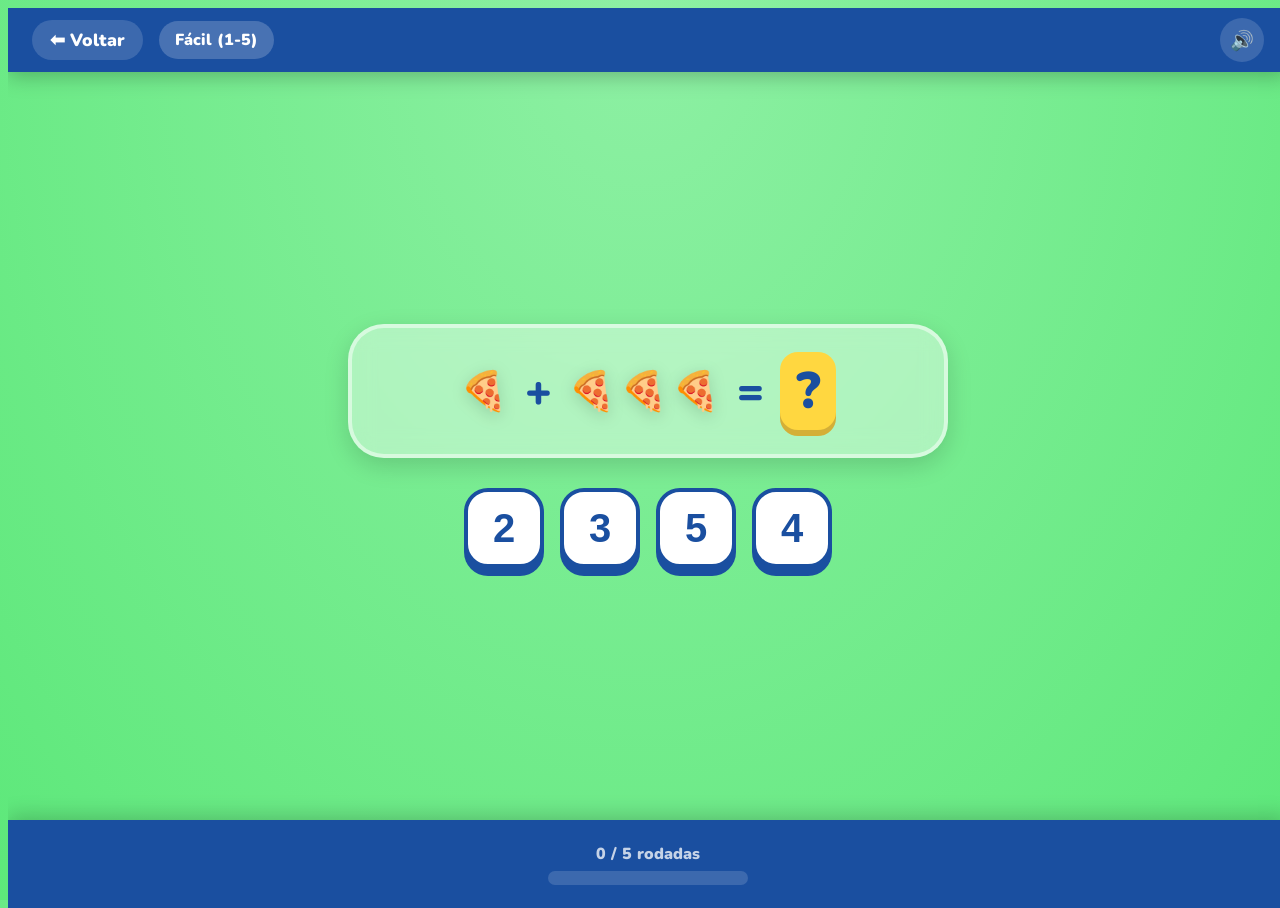
<file: games/matematica.html>
<!DOCTYPE html>
<html lang="pt-BR">
<head>
  <meta charset="UTF-8">
  <meta name="viewport" content="width=device-width, initial-scale=1.0">
  <title>Matemática Simples — KanAcademy</title>
  <link href="https://fonts.googleapis.com/css2?family=Nunito:wght@700;800;900&display=swap" rel="stylesheet">
  <link rel="stylesheet" href="../assets/css/games-style.css">
</head>
<body class="page-matematica">

<div class="topbar">
  <a href="../index.html" class="back-link">⬅ Voltar</a>
  <button id="diffToggle" class="diff-btn" onclick="toggleDiff()">Fácil (1-5)</button>
  <div class="topbar-spacer"></div>
  <button class="sound-toggle" id="soundToggle" onclick="toggleSound()">🔊</button>
</div>

<div class="board-wrap">
  <div class="operation-display" id="operationDisplay"></div>
  <div class="options-container" id="optionsContainer"></div>
</div>

<div class="botbar">
  <div class="progress-wrap">
    <span class="progress-label" id="progressLabel">0 / 5 rodadas</span>
    <div class="progress-track"><div class="progress-fill" id="progressFill"></div></div>
  </div>
</div>

<div class="win-overlay" id="winOverlay">
  <div class="win-box">
    <div style="font-size: 80px; margin-bottom: 10px;">🏆</div>
    <h2>Você é um gênio da matemática!</h2>
    <button class="win-btn" onclick="initGame()">Jogar Novamente</button>
  </div>
</div>

<script>
/* ── AUDIO ENGINE ── */
var soundEnabled = true;
var audioCtx = null;

function playTone(freq, dur, type) {
  if (!soundEnabled) return;
  if (!audioCtx) audioCtx = new (window.AudioContext || window.webkitAudioContext)();
  var osc = audioCtx.createOscillator();
  var gain = audioCtx.createGain();
  osc.connect(gain); gain.connect(audioCtx.destination);
  osc.type = type || 'sine'; osc.frequency.value = freq;
  gain.gain.setValueAtTime(0.3, audioCtx.currentTime);
  gain.gain.exponentialRampToValueAtTime(0.01, audioCtx.currentTime + dur);
  osc.start(); osc.stop(audioCtx.currentTime + dur);
}

var Sounds = {
  correct: function() { playTone(600, 0.1); setTimeout(function() { playTone(800, 0.2); }, 100); },
  wrong: function() { playTone(300, 0.2, 'triangle'); setTimeout(function() { playTone(250, 0.3, 'triangle'); }, 150); },
  win: function() { [523, 659, 783, 1046].forEach(function(f, i) { setTimeout(function() { playTone(f, 0.3); }, i * 150); }); },
  speak: function(text) {
    if (!soundEnabled) return;
    window.speechSynthesis.cancel();
    var u = new SpeechSynthesisUtterance(text);
    u.lang = 'pt-BR'; u.rate = 1.0; u.pitch = 1.2; u.volume = 1;
    window.speechSynthesis.speak(u);
  }
};

function toggleSound() {
  soundEnabled = !soundEnabled;
  var btn = document.getElementById('soundToggle');
  btn.textContent = soundEnabled ? '🔊' : '🔇';
  btn.classList.toggle('muted', !soundEnabled);
}

/* ── NUMBER WORDS ── */
var NUM_WORDS = [
  'zero', 'um', 'dois', 'três', 'quatro', 'cinco',
  'seis', 'sete', 'oito', 'nove', 'dez'
];

/* ── EMOJIS ── */
var ITEM_EMOJIS = [
  '🍎', '🍌', '🍊', '🍇', '🍓', '🍒', '🍑', '🥝',
  '🍕', '🍰', '🧁', '🍪', '🍬', '🍩', '🍫', '🍭',
  '⭐', '🌟', '🎈', '🎁', '🎀', '🌺', '🌻', '🌈',
  '🐶', '🐱', '🐸', '🦋', '🐝', '🐞', '🐢', '🐰'
];

/* ── LEVELS ── */
var LEVELS = [
  { id: 'facil',   name: 'Fácil (1-5)',     maxSum: 5,  allowSub: false },
  { id: 'medio',   name: 'Médio (1-10)',    maxSum: 10, allowSub: true, maxSub: 5 },
  { id: 'dificil', name: 'Difícil (1-10)',  maxSum: 10, allowSub: true, maxSub: 10 }
];

var currentLevelIdx = 0;
var TOTAL_ROUNDS = 5;
var currentRound = 0;
var isLocked = false;

function toggleDiff() {
  currentLevelIdx = (currentLevelIdx + 1) % LEVELS.length;
  document.getElementById('diffToggle').textContent = LEVELS[currentLevelIdx].name;
  initGame();
}

/* ── OPERATION GENERATOR ── */
function generateOperation() {
  var level = LEVELS[currentLevelIdx];
  var isSub = level.allowSub && Math.random() < 0.4;
  var a, b, result;

  if (isSub) {
    b = Math.floor(Math.random() * (level.maxSub - 1)) + 1;
    a = b + Math.floor(Math.random() * (level.maxSub - b)) + 1;
    result = a - b;
  } else {
    result = Math.floor(Math.random() * (level.maxSum - 2)) + 2;
    a = Math.floor(Math.random() * (result - 1)) + 1;
    b = result - a;
  }

  return { a: a, b: b, op: isSub ? '-' : '+', result: result };
}

/* ── RENDER OPERATION ── */
function renderOperation(op) {
  var emoji = ITEM_EMOJIS[Math.floor(Math.random() * ITEM_EMOJIS.length)];
  var display = document.getElementById('operationDisplay');
  display.innerHTML = '';

  /* Group 1: a items */
  var group1 = document.createElement('div');
  group1.className = 'emoji-group';
  if (op.op === '-' && op.a > 5) {
    for (var i = 0; i < op.a; i++) {
      var span = document.createElement('span');
      span.className = 'op-emoji' + (i >= op.b ? ' dimmed' : '');
      span.textContent = emoji;
      span.style.animationDelay = (i * 0.05) + 's';
      group1.appendChild(span);
    }
  } else {
    for (var i = 0; i < op.a; i++) {
      var span = document.createElement('span');
      span.className = 'op-emoji';
      span.textContent = emoji;
      span.style.animationDelay = (i * 0.05) + 's';
      group1.appendChild(span);
    }
  }

  /* Operator sign */
  var opSign = document.createElement('div');
  opSign.className = 'op-sign';
  opSign.textContent = op.op === '+' ? '+' : '−';

  /* Group 2: b items (only for addition; for subtraction, show b items being removed) */
  var group2 = document.createElement('div');
  group2.className = 'emoji-group';
  if (op.op === '+') {
    for (var i = 0; i < op.b; i++) {
      var span = document.createElement('span');
      span.className = 'op-emoji';
      span.textContent = emoji;
      span.style.animationDelay = (i * 0.05) + 's';
      group2.appendChild(span);
    }
  } else {
    /* Subtraction: show the b items that are taken away */
    for (var i = 0; i < op.b; i++) {
      var span = document.createElement('span');
      span.className = 'op-emoji removed';
      span.textContent = emoji;
      span.style.animationDelay = (i * 0.05) + 's';
      group2.appendChild(span);
    }
  }

  /* Equals + question */
  var equals = document.createElement('div');
  equals.className = 'op-sign';
  equals.textContent = '=';

  var question = document.createElement('div');
  question.className = 'op-result';
  question.textContent = '?';

  display.appendChild(group1);
  display.appendChild(opSign);
  display.appendChild(group2);
  display.appendChild(equals);
  display.appendChild(question);
}

/* ── GAME LOGIC ── */
function initGame() {
  currentRound = 0;
  isLocked = false;
  document.getElementById('winOverlay').classList.remove('show');
  updateProgress();
  nextRound();
}

function nextRound() {
  if (currentRound >= TOTAL_ROUNDS) {
    Sounds.win();
    document.getElementById('winOverlay').classList.add('show');
    spawnParticles();
    return;
  }

  isLocked = false;
  var op = generateOperation();

  /* Render visual operation */
  renderOperation(op);

  /* Narrate */
  var aWord = NUM_WORDS[op.a];
  var bWord = NUM_WORDS[op.b];
  var opWord = op.op === '+' ? 'mais' : 'menos';
  Sounds.speak(aWord + ' ' + opWord + ' ' + bWord + ', igual a quanto?');

  /* Generate options */
  var options = new Set([op.result]);
  while (options.size < 4) {
    var offset = Math.floor(Math.random() * 5) - 2;
    var wrong = op.result + offset;
    if (wrong !== op.result && wrong >= 0 && wrong <= 10) options.add(wrong);
  }

  var optArr = Array.from(options).sort(function() { return Math.random() - 0.5; });

  var container = document.getElementById('optionsContainer');
  container.innerHTML = '';

  optArr.forEach(function(num) {
    var btn = document.createElement('button');
    btn.className = 'opt-btn';
    btn.textContent = num;
    btn.addEventListener('click', function() {
      handleAnswer(num, op.result, btn);
    });
    container.appendChild(btn);
  });
}

function handleAnswer(num, correct, btn) {
  if (isLocked) return;

  if (num === correct) {
    isLocked = true;
    Sounds.correct();

    var word = NUM_WORDS[correct];
    setTimeout(function() { Sounds.speak(word + '! Muito bem!'); }, 150);

    btn.classList.add('correct');
    currentRound++;
    updateProgress();
    setTimeout(nextRound, 1000);
  } else {
    Sounds.wrong();
    btn.classList.add('wrong');
    setTimeout(function() { btn.classList.remove('wrong'); }, 500);
  }
}

function updateProgress() {
  var pct = (currentRound / TOTAL_ROUNDS) * 100;
  document.getElementById('progressFill').style.width = pct + '%';
  document.getElementById('progressLabel').textContent = currentRound + ' / ' + TOTAL_ROUNDS + ' rodadas';
}

function spawnParticles() {
  for (var i = 0; i < 20; i++) {
    var el = document.createElement('div');
    el.className = 'particle';
    el.textContent = ['✨', '⭐', '🌟', '🎉', '💫', '🎈'][Math.floor(Math.random() * 6)];
    var dx = (Math.random() - 0.5) * 500;
    var dy = (Math.random() - 0.5) * 500;
    var rot = (Math.random() - 0.5) * 720 + 'deg';
    el.style.cssText = 'left:50%;top:50%;--dest:translate(' + dx + 'px,' + dy + 'px);--rot:' + rot + ';animation-delay:' + (Math.random() * 300) + 'ms';
    document.body.appendChild(el);
    setTimeout(function() { el.remove(); }, 1500);
  }
}

initGame();
</script>

</body>
</html>
</file>
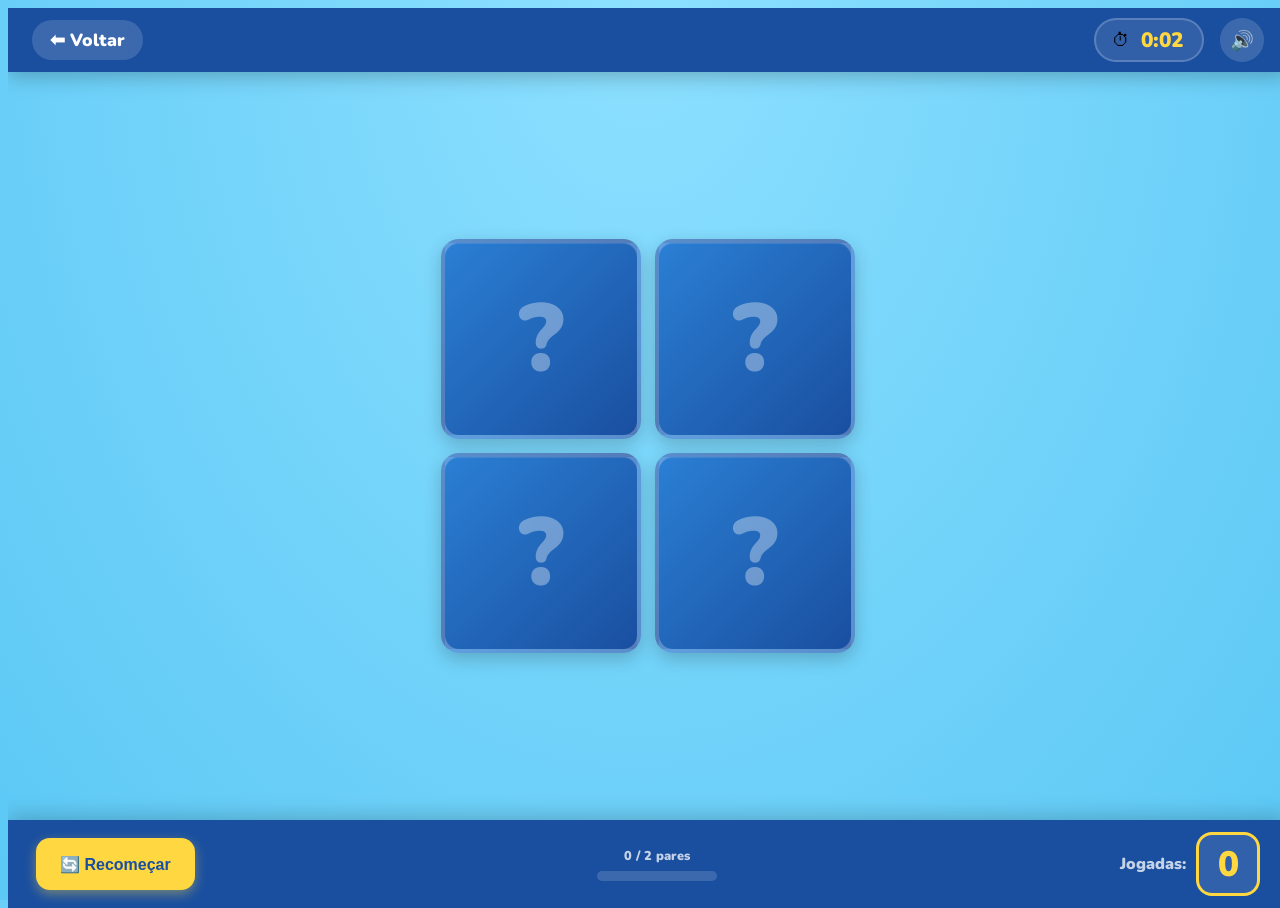
<file: games/memory-game.html>
<!DOCTYPE html>
<html lang="pt-BR">
<head>
<meta charset="UTF-8">
<meta name="viewport" content="width=device-width, initial-scale=1.0">
<title>Encontre os Pares — KanAcademy</title>
<link href="https://fonts.googleapis.com/css2?family=Nunito:wght@700;800;900&display=swap" rel="stylesheet">
<link rel="stylesheet" href="../assets/css/games-style.css">
</head>
<body class="page-memory-game">

<div class="topbar">
  <a href="../index.html" class="back-link">⬅ Voltar</a>
  <div class="topbar-spacer"></div>
  <div class="timer-wrap">
    <span class="timer-icon">⏱</span>
    <span class="timer-display" id="timerDisplay">0:00</span>
  </div>
  <button class="sound-toggle" id="soundToggle" onclick="toggleSound()" title="Ligar/Desligar sons">🔊</button>
</div>

<div class="board-wrap">
  <div class="toast"       id="toast">Muito Bem!</div>
  <div class="combo-toast" id="comboToast">🔥 Combo!</div>
  <div id="board"></div>
</div>

<div class="botbar">
  <button class="reset-btn" onclick="resetGame()">🔄 Recomeçar</button>

  <div class="botbar-center">
    <div class="progress-wrap">
      <span class="progress-label" id="progressLabel">0 / 0 pares</span>
      <div class="progress-track"><div class="progress-fill" id="progressFill"></div></div>
    </div>
  </div>

  <div class="moves-wrapper">
    <span class="moves-label">Jogadas:</span>
    <div class="moves-box" id="movesDisplay">0</div>
  </div>
</div>

<div class="win-overlay" id="winOverlay">
  <div class="win-box">
    <div class="trophy">🏆</div>
    <h2>Você Conseguiu!</h2>
    <p class="win-sub" id="winSub">Incrível desempenho!</p>

    <div class="stars-rating">
      <span class="star-el" id="star1">⭐</span>
      <span class="star-el" id="star2">⭐</span>
      <span class="star-el" id="star3">⭐</span>
    </div>

    <div class="win-stats">
      <div class="win-stat">
        <div class="win-stat-val" id="winMoves">0</div>
        <div class="win-stat-label">Jogadas</div>
      </div>
      <div class="win-stat">
        <div class="win-stat-val" id="winTime">0:00</div>
        <div class="win-stat-label">Tempo</div>
      </div>
    </div>

    <button class="win-btn" onclick="nextDiff()">🌟 Próximo Desafio</button>
  </div>
</div>

<script>
// ── AUDIO ENGINE ──
let soundEnabled = true;
let audioContext = null;

function initAudio() {
  if (!audioContext) {
    try {
      window.AudioContext = window.AudioContext || window.webkitAudioContext;
      audioContext = new AudioContext();
    } catch (e) {
      console.log('Web Audio not supported');
      return false;
    }
  }
  return true;
}

function playTone(freq, duration, type = 'sine', volume = 0.3) {
  if (!soundEnabled || !initAudio()) return;
  
  const osc = audioContext.createOscillator();
  const gain = audioContext.createGain();
  
  osc.connect(gain);
  gain.connect(audioContext.destination);
  
  osc.type = type;
  osc.frequency.value = freq;
  gain.gain.setValueAtTime(volume, audioContext.currentTime);
  gain.gain.exponentialRampToValueAtTime(0.01, audioContext.currentTime + duration);
  
  osc.start(audioContext.currentTime);
  osc.stop(audioContext.currentTime + duration);
}

// Sound effects
const Sounds = {
  flip: () => {
    playTone(600, 0.1, 'sine', 0.2);
    playTone(800, 0.08, 'sine', 0.15);
  },
  match: () => {
    playTone(800, 0.1, 'sine', 0.25);
    playTone(1000, 0.15, 'sine', 0.25);
  },
  error: () => {
    playTone(300, 0.15, 'sine', 0.25);
    playTone(250, 0.2, 'sine', 0.2);
  },
  combo: () => {
    playTone(540, 0.08, 'sine', 0.2);
    setTimeout(() => playTone(720, 0.08, 'sine', 0.2), 80);
  },
  win: () => {
    const notes = [523.25, 659.25, 783.99, 1046.5];
    notes.forEach((freq, i) => {
      setTimeout(() => playTone(freq, 0.3, 'sine', 0.25), i * 150);
    });
  }
};

function toggleSound() {
  soundEnabled = !soundEnabled;
  const btn = document.getElementById('soundToggle');
  if (soundEnabled) {
    btn.textContent = '🔊';
    btn.classList.remove('muted');
  } else {
    btn.textContent = '🔇';
    btn.classList.add('muted');
  }
}

// ── DATA ──
const CHARS = [
  { id:1, img:'../assets/cards/chase.svg', bg:'#1a6cbf' },
  { id:2, img:'../assets/cards/marshall.svg', bg:'#e63946' },
  { id:3, img:'../assets/cards/rubble.svg', bg:'#f4a228' },
  { id:4, img:'../assets/cards/rocky.svg', bg:'#4caf50' },
  { id:5, img:'../assets/cards/everest.svg', bg:'#9c27b0' },
  { id:6, img:'../assets/cards/skye.svg', bg:'#ff69b4' },
  { id:7, img:'../assets/cards/tracker.svg', bg:'#e65c00' },
  { id:8, img:'../assets/cards/zuma.svg', bg:'#ff7043' },
];

function cardFaceContent(tile) {
  if (tile.img) {
    return `<img class="card-img" src="${tile.img}" alt="carta ${tile.id}" draggable="false" onerror="this.outerHTML='<span class=\\'emoji\\'>🐶</span>'">`;
  }
  return `<span class="emoji">${tile.emoji}</span>`;
}

const FEEDBACK = ['Uau! 🎉', 'Isso aí! 💪', 'Incrível! 🌟', 'Perfeito! ✨', 'Show! 🔥'];
const COMBOS   = ['🔥 2x Combo!', '⚡ 3x Combo!', '💥 4x Combo!', '🌟 MEGA COMBO!'];
const LEVELS = {
  easy:   { pairs: 2, cols: 2, time: 90,  starLimits: [12, 8, 5]  },
  medium: { pairs: 4, cols: 4, time: 120, starLimits: [25, 16, 10] },
  hard:   { pairs: 8, cols: 4, time: 180, starLimits: [40, 28, 18] }
};
const ORDER = ['easy','medium','hard'];

// ── STATE ──
let diff = 'easy';
let deck = [], flipped = [], matched = [];
let moves = 0, locked = false, consecutiveMisses = 0, combo = 0;
let timerInterval = null, elapsed = 0;

// ── UTILS ──
const shuffle = a => {
  const b = [...a];
  for (let i = b.length-1; i > 0; i--) {
    const j = Math.floor(Math.random()*(i+1));
    [b[i],b[j]] = [b[j],b[i]];
  }
  return b;
};

const gc = idx => document.querySelector(`[data-idx="${idx}"]`);

const fmt = s => `${Math.floor(s/60)}:${String(s%60).padStart(2,'0')}`;

// ── TIMER ──
function startTimer() {
  clearInterval(timerInterval);
  elapsed = 0;
  const display = document.getElementById('timerDisplay');
  display.classList.remove('warning');
  display.textContent = '0:00';
  const limit = LEVELS[diff].time;

  timerInterval = setInterval(() => {
    elapsed++;
    display.textContent = fmt(elapsed);
    const remaining = limit - elapsed;
    if (remaining <= 15 && remaining > 0) display.classList.add('warning');
    else display.classList.remove('warning');
  }, 1000);
}
function stopTimer() { clearInterval(timerInterval); }

// ── DECK BUILD ──
function buildDeck(pairs) {
  if (pairs > CHARS.length) {
    pairs = CHARS.length;
  }
  const chars = shuffle([...CHARS]).slice(0, pairs);
  const tiles = [];
  chars.forEach(c => {
    tiles.push({...c, uid: c.id*100+1});
    tiles.push({...c, uid: c.id*100+2});
  });
  return shuffle(tiles);
}

// ── RESET ──
function resetGame() {
  const { pairs, cols } = LEVELS[diff];
  deck = buildDeck(pairs);
  flipped = []; matched = []; moves = 0; consecutiveMisses = 0; combo = 0; locked = false;

  document.getElementById('movesDisplay').textContent = '0';
  updateProgress();
  closeWin();
  startTimer();
  renderBoard(cols);
}

// ── PROGRESS ──
function updateProgress() {
  const { pairs } = LEVELS[diff];
  const pct = (matched.length / pairs) * 100;
  document.getElementById('progressFill').style.width = pct + '%';
  document.getElementById('progressLabel').textContent = `${matched.length} / ${pairs} pares`;
}

// ── BOARD ──
function renderBoard(cols) {
  const board = document.getElementById('board');
  board.innerHTML = '';
  const rows = Math.ceil(deck.length / cols);
  const wrap = document.querySelector('.board-wrap');
  
  const isMobile = window.innerWidth <= 600;
  const GAP = isMobile ? 8 : 14; 
  const pad = isMobile ? 16 : 32; 

  const pw = wrap.clientWidth - pad;
  const ph = wrap.clientHeight - pad;

  const byCW = Math.floor((pw - GAP*(cols-1)) / cols);
  const byCH = Math.floor((ph - GAP*(rows-1)) / rows);
  
  // Ajuste para não forçar as cartas a ficarem pequenas demais. 
  // O Math.min garante que caibam perfeitamente na tela.
  const cs = Math.max(45, Math.min(byCW, byCH, 200));

  board.style.setProperty('--cs', cs + 'px');
  board.style.gridTemplateColumns = `repeat(${cols}, ${cs}px)`;
  board.style.gridTemplateRows = `repeat(${rows}, ${cs}px)`;
  board.style.gap = GAP + 'px';

  deck.forEach((tile, idx) => {
    const card = document.createElement('div');
    card.className = 'card';
    card.dataset.idx = idx;
    card.dataset.id  = tile.id;
    card.style.cssText = `width:${cs}px;height:${cs}px;animation-delay:${idx * 40}ms`;
    card.innerHTML = `
      <div class="card-inner">
        <div class="card-face card-back"></div>
        <div class="card-face card-front" style="background:${tile.bg}">
          ${cardFaceContent(tile)}
        </div>
      </div>`;
    card.addEventListener('click', () => flip(card, idx));
    board.appendChild(card);
  });
}

// ── FLIP ──
function flip(card, idx) {
  if (locked || flipped.includes(idx) || matched.includes(deck[idx].id) || flipped.length >= 2) return;
  document.querySelectorAll('.hint-wiggle').forEach(c => c.classList.remove('hint-wiggle'));
  Sounds.flip();
  card.classList.add('flipped');
  flipped.push(idx);

  if (flipped.length === 2) {
    moves++;
    const mb = document.getElementById('movesDisplay');
    mb.textContent = moves;
    mb.classList.remove('bump');
    void mb.offsetWidth;
    mb.classList.add('bump');
    locked = true;
    checkMatch();
  }
}

// ── MATCH CHECK ──
function checkMatch() {
  const [a, b] = flipped;
  if (deck[a].id === deck[b].id) {
    Sounds.match();
    matched.push(deck[a].id);
    combo++;
    consecutiveMisses = 0;

    setTimeout(() => {
      gc(a).classList.add('matched');
      gc(b).classList.add('matched');

      // Toast
      const t = document.getElementById('toast');
      t.textContent = FEEDBACK[Math.floor(Math.random() * FEEDBACK.length)];
      t.classList.add('show');
      setTimeout(() => t.classList.remove('show'), 1300);

      // Combo toast
      if (combo >= 2) {
        Sounds.combo();
        const ct = document.getElementById('comboToast');
        ct.textContent = COMBOS[Math.min(combo-2, COMBOS.length-1)];
        ct.classList.add('show');
        setTimeout(() => ct.classList.remove('show'), 1500);
      }

      updateProgress();
      flipped = []; locked = false;

      if (matched.length === LEVELS[diff].pairs) setTimeout(showWin, 600);
    }, 280);

  } else {
    Sounds.error();
    combo = 0;
    consecutiveMisses++;

    // Shake both cards
    [a, b].forEach(idx => {
      const c = gc(idx);
      c.classList.add('error');
      setTimeout(() => c.classList.remove('error'), 600);
    });

    setTimeout(() => {
      gc(a).classList.remove('flipped');
      gc(b).classList.remove('flipped');
      flipped = []; locked = false;

      // Hint after 3 consecutive misses
      if (consecutiveMisses >= 3) {
        const hintId = deck.find(t => !matched.includes(t.id))?.id;
        if (hintId) {
          document.querySelectorAll(`[data-id="${hintId}"]`).forEach(c => c.classList.add('hint-wiggle'));
        }
        consecutiveMisses = 0;
      }
    }, 950);
  }
}

// ── STARS ──
function calcStars() {
  const { starLimits } = LEVELS[diff];
  if (moves <= starLimits[2]) return 3;
  if (moves <= starLimits[1]) return 2;
  if (moves <= starLimits[0]) return 1;
  return 1;
}

// ── WIN ──
function showWin() {
  stopTimer();
  Sounds.win();
  const stars = calcStars();
  const subs = ['Muito bom! Continue assim!', 'Ótimo desempenho! 💪', '🌟 Perfeito! Você é incrível!'];

  document.getElementById('winMoves').textContent = moves;
  document.getElementById('winTime').textContent  = fmt(elapsed);
  document.getElementById('winSub').textContent   = subs[stars - 1];

  // Reset stars
  ['star1','star2','star3'].forEach(id => {
    document.getElementById(id).classList.remove('lit');
  });

  document.getElementById('winOverlay').classList.add('show');

  // Animate stars with delay
  for (let i = 0; i < stars; i++) {
    setTimeout(() => {
      document.getElementById(`star${i+1}`).classList.add('lit');
    }, 300 + i * 250);
  }

  // Particles
  setTimeout(spawnParticles, 400);
}

function closeWin() {
  document.getElementById('winOverlay').classList.remove('show');
}

function nextDiff() {
  closeWin();
  const i = ORDER.indexOf(diff);
  diff = ORDER[i < ORDER.length-1 ? i+1 : 0];
  resetGame();
}

// ── PARTICLES ──
function spawnParticles() {
  const emojis = ['⭐','🌟','🎉','✨','🎊','💫','🌈','🎈'];
  const cx = window.innerWidth / 2;
  const cy = window.innerHeight / 2;

  for (let i = 0; i < 20; i++) {
    const el = document.createElement('div');
    el.className = 'particle';
    el.textContent = emojis[Math.floor(Math.random() * emojis.length)];
    const dx = (Math.random() - 0.5) * 500;
    const dy = (Math.random() - 0.5) * 500;
    const rot = `${(Math.random()-0.5)*720}deg`;
    el.style.cssText = `left:${cx}px;top:${cy}px;--dest:translate(${dx}px,${dy}px);--rot:${rot};animation-delay:${Math.random()*300}ms`;
    document.body.appendChild(el);
    setTimeout(() => el.remove(), 1800);
  }
}

// ── INIT ──
resetGame();

let rTimer;
window.addEventListener('resize', () => {
  clearTimeout(rTimer);
  rTimer = setTimeout(() => renderBoard(LEVELS[diff].cols), 150);
});
</script>
</body>
</html>
</file>
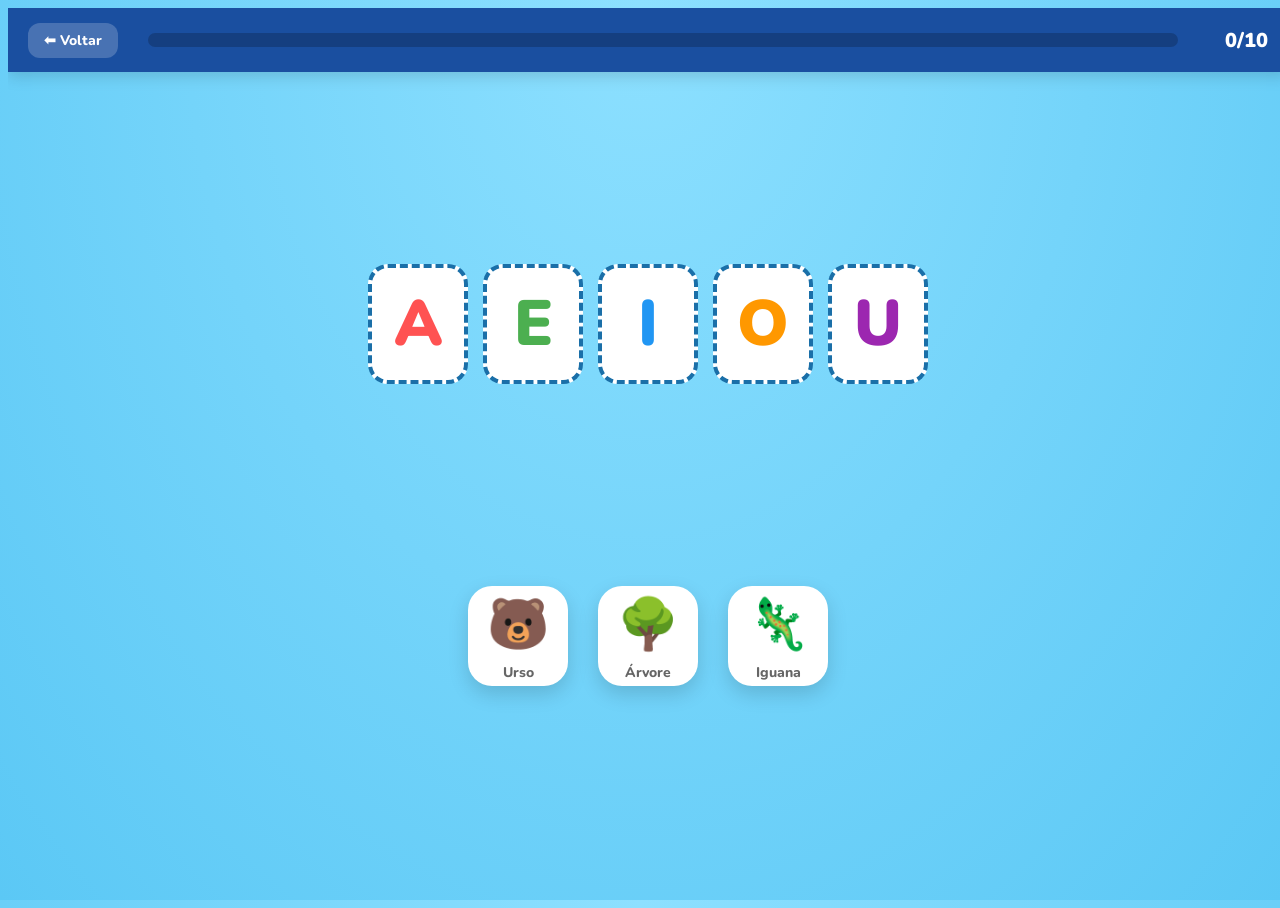
<file: games/vogais.html>
<!DOCTYPE html>
<html lang="pt-PT">
<head>
<meta charset="UTF-8">
<meta name="viewport" content="width=device-width, initial-scale=1.0">
<title>Jogo das Vogais — KanAcademy</title>
<link href="https://fonts.googleapis.com/css2?family=Nunito:wght@700;800;900&display=swap" rel="stylesheet">
<link rel="stylesheet" href="../assets/css/games-style.css">
</head>
<body class="page-vogais">

<div class="topbar">
  <a href="../index.html" class="btn-back">⬅ Voltar</a>
  <div class="progress-container">
    <div class="progress-fill" id="progressFill"></div>
  </div>
  <div class="stats">
    <span id="scoreText">0</span>/10
  </div>
</div>

<main>
  <div class="vowel-container" id="vowelContainer">
    <div class="vowel-slot" data-vowel="A">A</div>
    <div class="vowel-slot" data-vowel="E">E</div>
    <div class="vowel-slot" data-vowel="I">I</div>
    <div class="vowel-slot" data-vowel="O">O</div>
    <div class="vowel-slot" data-vowel="U">U</div>
  </div>

  <div class="items-container" id="itemsContainer">
    <!-- Items dynamically injected here -->
  </div>
</main>

<div id="winOverlay">
  <div class="win-title">PARABÉNS! 🌟</div>
  <p style="font-size: 24px;">Você conhece todas as vogais!</p>
  <button class="btn-restart" onclick="resetGame()">Jogar de Novo</button>
</div>

<script>
const Sounds = {
  ctx: new (window.AudioContext || window.webkitAudioContext)(),
  
  // Função para narrar a vogal (Tecnologia Speech Synthesis)
  speak: (text) => {
    // Cancela falas anteriores para não encavalar
    window.speechSynthesis.cancel();
    const utterance = new SpeechSynthesisUtterance(text);
    utterance.lang = 'pt-BR'; // Português do Brasil para pronúncia clara
    utterance.rate = 1.1;     // Velocidade levemente aumentada para tom jovial
    utterance.pitch = 1.2;    // Tom mais agudo para parecer amigável
    window.speechSynthesis.speak(utterance);
  },

  correct() {
    const o = this.ctx.createOscillator();
    const g = this.ctx.createGain();
    o.type = 'sine';
    o.connect(g); g.connect(this.ctx.destination);
    g.gain.setValueAtTime(0, this.ctx.currentTime);
    g.gain.linearRampToValueAtTime(0.3, this.ctx.currentTime + 0.1);
    g.gain.exponentialRampToValueAtTime(0.01, this.ctx.currentTime + 0.5);
    o.frequency.setValueAtTime(523.25, this.ctx.currentTime); // C5
    o.frequency.exponentialRampToValueAtTime(1046.50, this.ctx.currentTime + 0.3); // C6
    o.start(); o.stop(this.ctx.currentTime + 0.5);
  },
  wrong() {
    const o = this.ctx.createOscillator();
    const g = this.ctx.createGain();
    o.type = 'sawtooth';
    o.connect(g); g.connect(this.ctx.destination);
    g.gain.setValueAtTime(0.1, this.ctx.currentTime);
    g.gain.exponentialRampToValueAtTime(0.01, this.ctx.currentTime + 0.3);
    o.frequency.setValueAtTime(150, this.ctx.currentTime);
    o.frequency.linearRampToValueAtTime(80, this.ctx.currentTime + 0.3);
    o.start(); o.stop(this.ctx.currentTime + 0.3);
  }
};

const DATA = [
  { emoji: '🐝', label: 'Abelha', vowel: 'A' },
  { emoji: '✈️', label: 'Avião', vowel: 'A' },
  { emoji: '🌳', label: 'Árvore', vowel: 'A' },
  { emoji: '🕷️', label: 'Aranha', vowel: 'A' },
  // { emoji: '🦅', label: 'Águia', vowel: 'A' },

  { emoji: '🐘', label: 'Elefante', vowel: 'E' },
  { emoji: '⭐', label: 'Estrela', vowel: 'E' },
  { emoji: '🦂', label: 'Escorpião', vowel: 'E' },
  { emoji: '🪜', label: 'Escada', vowel: 'E' },
  // { emoji: '🏫', label: 'Escola', vowel: 'E' },

  { emoji: '🦎', label: 'Iguana', vowel: 'I' },
  { emoji: '⛪', label: 'Igreja', vowel: 'I' },
  { emoji: '🏝️', label: 'Ilha', vowel: 'I' },
  { emoji: '🧲', label: 'Ímã', vowel: 'I' },

  { emoji: '🥚', label: 'Ovo', vowel: 'O' },
  // { emoji: '🐑', label: 'Ovelha', vowel: 'O' },
  { emoji: '👁️', label: 'Olho', vowel: 'O' },
  { emoji: '👂', label: 'Orelha', vowel: 'O' },
  { emoji: '🚌', label: 'Ônibus', vowel: 'O' },

  { emoji: '🍇', label: 'Uva', vowel: 'U' },
  { emoji: '🐻', label: 'Urso', vowel: 'U' },
  { emoji: '🐻‍❄️', label: 'Urso', vowel: 'U' },
  { emoji: '🦄', label: 'Unicórnio', vowel: 'U' },
  
];

let currentRound = 0;
let itemsPlacedRound = 0;
let itemsPlacedTotal = 0;
const ITEMS_PER_ROUND = 3;
const TOTAL_ITEMS = 10;

function init() {
  // Adiciona evento de clique/toque nas letras para falar o nome delas
  document.querySelectorAll('.vowel-slot').forEach(slot => {
    slot.addEventListener('pointerdown', () => {
      Sounds.speak(slot.dataset.vowel);
    });
  });

  loadRound();
}

function loadRound() {
  if (itemsPlacedTotal >= TOTAL_ITEMS) {
    showWin();
    return;
  }

  const container = document.getElementById('itemsContainer');
  container.innerHTML = '';
  itemsPlacedRound = 0;

  // Seleciona itens aleatórios diferentes
  let available = [...DATA].sort(() => Math.random() - 0.5);
  let selection = available.slice(0, ITEMS_PER_ROUND);

  selection.forEach(data => {
    const el = document.createElement('div');
    el.className = 'draggable-item';
    el.dataset.vowel = data.vowel;
    el.innerHTML = `<span class="emoji">${data.emoji}</span><span class="label">${data.label}</span>`;
    container.appendChild(el);
    makeDraggable(el);
  });
}

function makeDraggable(el) {
  let startX, startY, currentX = 0, currentY = 0;

  el.addEventListener('pointerdown', e => {
    el.setPointerCapture(e.pointerId);
    startX = e.clientX - currentX;
    startY = e.clientY - currentY;
    el.style.transition = 'none';
  });

  el.addEventListener('pointermove', e => {
    if (!el.hasPointerCapture(e.pointerId)) return;
    currentX = e.clientX - startX;
    currentY = e.clientY - startY;
    el.style.transform = `translate(${currentX}px, ${currentY}px) scale(1.1)`;

    // Hover feedback
    checkHover(el);
  });

  el.addEventListener('pointerup', e => {
    el.releasePointerCapture(e.pointerId);
    el.style.transition = 'transform 0.3s cubic-bezier(0.175, 0.885, 0.32, 1.275)';
    
    const rect = el.getBoundingClientRect();
    const centerX = rect.left + rect.width / 2;
    const centerY = rect.top + rect.height / 2;

    let droppedZone = null;
    const zones = document.querySelectorAll('.vowel-slot');
    
    zones.forEach(zone => {
      zone.classList.remove('hovered');
      const zRect = zone.getBoundingClientRect();
      if (centerX >= zRect.left && centerX <= zRect.right &&
          centerY >= zRect.top && centerY <= zRect.bottom) {
        droppedZone = zone;
      }
    });

    if (droppedZone) {
      if (droppedZone.dataset.vowel === el.dataset.vowel) {
        // Correto!
        Sounds.correct();
        // Narra a vogal como reforço positivo
        setTimeout(() => Sounds.speak(droppedZone.dataset.vowel), 100);
        
        spawnParticles(centerX, centerY);
        el.style.transform = `translate(${currentX}px, ${currentY}px) scale(0)`;
        el.style.pointerEvents = 'none';
        
        itemsPlacedRound++;
        itemsPlacedTotal++;
        updateProgress();

        if (itemsPlacedRound === ITEMS_PER_ROUND) {
          setTimeout(loadRound, 1000);
        }
      } else {
        // Errado
        Sounds.wrong();
        resetPosition(el);
        el.classList.add('wrong-anim');
        setTimeout(() => el.classList.remove('wrong-anim'), 400);
      }
    } else {
      resetPosition(el);
    }
  });

  function checkHover(element) {
    const rect = element.getBoundingClientRect();
    const cx = rect.left + rect.width/2;
    const cy = rect.top + rect.height/2;

    document.querySelectorAll('.vowel-slot').forEach(zone => {
      const zRect = zone.getBoundingClientRect();
      if (cx >= zRect.left && cx <= zRect.right && cy >= zRect.top && cy <= zRect.bottom) {
        zone.classList.add('hovered');
      } else {
        zone.classList.remove('hovered');
      }
    });
  }

  function resetPosition(element) {
    currentX = 0; currentY = 0;
    element.style.transform = `translate(0px, 0px) scale(1)`;
  }
}

function updateProgress() {
  const pct = (itemsPlacedTotal / TOTAL_ITEMS) * 100;
  document.getElementById('progressFill').style.width = pct + '%';
  document.getElementById('scoreText').textContent = itemsPlacedTotal;
}

function spawnParticles(x, y) {
  for (let i = 0; i < 8; i++) {
    const p = document.createElement('div');
    p.className = 'particle';
    p.textContent = ['✨','⭐','🎈'][Math.floor(Math.random()*3)];
    p.style.left = x + 'px';
    p.style.top = y + 'px';
    const dx = (Math.random() - 0.5) * 200;
    const dy = (Math.random() - 0.5) * 200;
    p.style.setProperty('--x', `${dx}px`);
    p.style.setProperty('--y', `${dy}px`);
    document.body.appendChild(p);
    setTimeout(() => p.remove(), 800);
  }
}

function showWin() {
  document.getElementById('winOverlay').classList.add('show');
}

function resetGame() {
  itemsPlacedTotal = 0;
  updateProgress();
  document.getElementById('winOverlay').classList.remove('show');
  loadRound();
}

window.onload = init;
</script>

</body>
</html>
</file>
<file: assets/css/index-style.css>
*, *::before, *::after { box-sizing: border-box; margin: 0; padding: 0; }

:root {
--sky: #5bc8f5;
--yellow: #FFD740;
--blue-deep: #1a4fa0;
--white: #ffffff;
--card-radius: 18px;
--shadow-soft: 0 6px 20px rgba(0,0,0,0.12);
--shadow-hover: 0 14px 34px rgba(0,0,0,0.2);

--theme-green: #5de87a;
--theme-blue: #5bc8f5;
--theme-purple: #c77dff;
--theme-orange: #ffb03a;
--theme-pink: #ff7eb9;
--theme-red: #ff6b6b;
}

body {
font-family: 'Nunito', sans-serif;
background: radial-gradient(ellipse at top, #8de0ff 0%, #5bc8f5 45%, #1a6fa8 100%);
min-height: 100vh;
overflow-x: hidden;
color: var(--blue-deep);
}

.stars-bg {
position: fixed;
inset: 0;
pointer-events: none;
z-index: 0;
}

.star {
position: absolute;
font-size: 18px;
opacity: 0.35;
animation: twinkle 3s infinite ease-in-out;
}

@keyframes twinkle {
0%, 100% { transform: scale(1) rotate(0deg); opacity: 0.35; }
50% { transform: scale(1.25) rotate(15deg); opacity: 0.75; }
}

.container {
position: relative;
z-index: 1;
max-width: 1040px;
margin: 0 auto;
padding: 26px 16px 20px;
}

header {
text-align: center;
margin-bottom: 24px;
}

header h1 {
font-size: clamp(2.25rem, 6vw, 3.4rem);
font-weight: 900;
color: var(--white);
text-shadow: 0 4px 0 var(--blue-deep);
margin-bottom: 4px;
}

header p {
font-size: clamp(1rem, 2.5vw, 1.15rem);
font-weight: 800;
color: rgba(255,255,255,0.9);
}

.activities-grid {
display: grid;
grid-template-columns: repeat(auto-fill, minmax(170px, 1fr));
gap: 16px;
}

.activity-card {
background: var(--white);
border-radius: var(--card-radius);
overflow: hidden;
text-decoration: none;
color: inherit;
display: flex;
flex-direction: column;
transition: transform 0.25s cubic-bezier(0.175, 0.885, 0.32, 1.275), box-shadow 0.25s, border-color 0.25s;
box-shadow: var(--shadow-soft);
position: relative;
border: 3px solid transparent;
animation: slideUp 0.5s ease backwards;
min-height: 188px;
}

@keyframes slideUp {
from { opacity: 0; transform: translateY(22px); }
to { opacity: 1; transform: translateY(0); }
}

.activity-card:hover {
transform: translateY(-7px) scale(1.015);
box-shadow: var(--shadow-hover);
border-color: var(--yellow);
}

.activity-card:active {
transform: translateY(-2px) scale(0.99);
}

.card-thumb {
height: 104px;
display: flex;
align-items: center;
justify-content: center;
font-size: clamp(3rem, 8vw, 4.2rem);
position: relative;
}

.theme-green  { background: var(--theme-green); }
.theme-blue   { background: var(--theme-blue); }
.theme-purple { background: var(--theme-purple); }
.theme-orange { background: var(--theme-orange); }
.theme-pink   { background: var(--theme-pink); }
.theme-red    { background: var(--theme-red); }

.card-body {
padding: 14px;
background: white;
flex: 1;
display: flex;
flex-direction: column;
justify-content: space-between;
gap: 10px;
}

.card-title {
font-size: 1.08rem;
line-height: 1.08;
font-weight: 900;
color: var(--blue-deep);
}

.card-chips {
display: flex;
gap: 6px;
flex-wrap: wrap;
}

.chip {
padding: 5px 10px;
background: #f0f4f8;
border-radius: 999px;
font-size: 0.75rem;
line-height: 1;
font-weight: 900;
color: var(--blue-deep);
white-space: nowrap;
}

footer {
text-align: center;
padding: 24px;
color: var(--white);
font-weight: 700;
opacity: 0.8;
}

@media (max-width: 600px) {
.container {
padding: 20px 10px 16px;
}

header {
margin-bottom: 16px;
}

.activities-grid {
grid-template-columns: repeat(3, minmax(0, 1fr));
gap: 8px;
}

.activity-card {
min-height: 145px;
border-width: 2px;
border-radius: 14px;
}

.card-thumb {
height: 72px;
font-size: 2.4rem;
}

.card-body {
padding: 8px;
gap: 6px;
}

.card-title {
font-size: 0.82rem;
line-height: 1.05;
}

.card-chips {
gap: 4px;
}

.chip {
font-size: 0.58rem;
padding: 4px 6px;
}
}
</file>
<file: assets/css/games-style.css>
/* ==========================================================================
   KanAcademy — style.css único
   --------------------------------------------------------------------------
   Como usar:
   1) Remova os blocos <style> dos HTMLs.
   2) Adicione no <head>:
      <link rel="stylesheet" href="style.css">
   3) Adicione a classe correta no <body>:
      abc.html             -> <body class="page-abc">
      alfabeto.html        -> <body class="page-alfabeto">
      contarnumeros.html   -> <body class="page-contarnumeros">
      memory-game.html     -> <body class="page-memory-game">
      turma.html           -> <body class="page-turma">
      vogais.html          -> <body class="page-vogais">
   ========================================================================== */

@import url('https://fonts.googleapis.com/css2?family=Nunito:wght@700;800;900&display=swap');

:root {
  --blue-deep: #1a4fa0;
  --blue-mid: #2a7fd4;
  --white: #ffffff;
  --yellow: #FFD740;
  --green: #5DE87A;
  --red: #ff5555;
  --orange: #ff9800;
  --purple: #c77dff;
  --shadow-soft: 0 8px 24px rgba(0,0,0,0.15);
}

html {
  width: 100%;
  height: 100%;
}

body {
  min-width: 100%;
  min-height: 100%;
}

button,
a {
  -webkit-tap-highlight-color: transparent;
}




/* Extras herdados do CSS compartilhado antigo usado pelo abc.html */
body.page-abc,
body.page-abc * ,
body.page-abc *::before,
body.page-abc *::after {
  box-sizing: border-box;
}

body.page-abc {
  width: 100%;
  height: 100%;
  margin: 0;
  overflow: hidden;
  font-family: 'Nunito', sans-serif;
  display: flex;
  flex-direction: column;
  user-select: none;
  color: var(--blue-deep);
}

body.page-abc .topbar {
  flex: 0 0 var(--topbar-h);
  background: var(--blue-deep);
  padding: 0 22px;
  display: flex;
  align-items: center;
  gap: 16px;
}

body.page-abc .back-btn {
  background: rgba(255,255,255,0.15);
  color: #fff;
  display: flex;
  align-items: center;
  justify-content: center;
  text-decoration: none;
}

body.page-abc .progress-container {
  flex: 1;
  overflow: hidden;
}

body.page-abc .progress-fill {
  height: 100%;
  width: 0%;
  background: linear-gradient(90deg, var(--yellow), #ffb300);
  border-radius: 99px;
  transition: width 0.4s cubic-bezier(.25,.8,.25,1);
}

body.page-abc .score-badge {
  color: #fff;
  font-size: 1.2rem;
  font-weight: 900;
  background: rgba(255,255,255,0.15);
  padding: 7px 14px;
  border-radius: 999px;
  white-space: nowrap;
}

body.page-abc .game-area {
  flex: 1;
  min-height: 0;
  display: flex;
  flex-direction: column;
  align-items: center;
  justify-content: center;
  overflow: hidden;
}

body.page-abc .win-overlay {
  position: fixed;
  inset: 0;
}




/* ==========================================================================
   Página: abc.html
   ========================================================================== */


body.page-abc { --theme-light: #f0d4ff; --theme-main: #c77dff; --theme-dark: #7b2cbf; --topbar-h: 72px; }
body.page-abc { background: radial-gradient(circle at center, var(--theme-light), var(--theme-main)); }
body.page-abc .topbar { box-shadow: 0 4px 15px rgba(0,0,0,0.2); z-index: 100; }
body.page-abc .back-btn { border-radius: 15px; width: 44px; height: 44px; }
body.page-abc .progress-container { height: 20px; background: rgba(0,0,0,0.3); border-radius: 10px; padding: 3px; }
body.page-abc .game-area { perspective: 1000px; padding: 24px; gap: 24px; }
body.page-abc .challenge-card { width: min(680px, 94vw); background: rgba(255,255,255,0.35); backdrop-filter: blur(12px); border: 4px solid rgba(255,255,255,0.35); border-radius: 36px; padding: 22px; box-shadow: var(--shadow-soft); text-align: center; animation: challengePop 0.45s cubic-bezier(0.34, 1.56, 0.64, 1); }
body.page-abc .challenge-title { font-size: clamp(1.1rem, 3vw, 1.7rem); color: var(--blue-deep); font-weight: 900; margin-bottom: 12px; text-transform: uppercase; letter-spacing: 1px; }
body.page-abc .target-slot { width: clamp(110px, 20vw, 170px); height: clamp(110px, 20vw, 170px); margin: 0 auto 14px; background: var(--yellow); color: var(--blue-deep); border-radius: 34px; display: flex; align-items: center; justify-content: center; font-size: clamp(4rem, 13vw, 7rem); font-weight: 900; box-shadow: 0 10px 0 #d4af37, 0 18px 32px rgba(0,0,0,0.18); border: 6px solid white; cursor: pointer; transition: all 0.25s cubic-bezier(0.175, 0.885, 0.32, 1.275); }
body.page-abc .target-slot:active { transform: scale(0.95); }
body.page-abc .target-slot.hovered { transform: scale(1.08); box-shadow: 0 10px 0 #d4af37, 0 0 35px rgba(255, 215, 64, 0.9); }
body.page-abc .target-slot.correct-anim { animation: abc-success-pop 0.6s ease-out; background: var(--green); color: white; box-shadow: 0 0 30px var(--green); }
body.page-abc .target-slot.wrong-anim { animation: abc-wrong-shake 0.35s ease-in-out; background: var(--red); color: white; }
body.page-abc .challenge-hint { font-size: clamp(1rem, 2.6vw, 1.35rem); color: var(--theme-dark); font-weight: 900; }
body.page-abc .options-area { width: min(760px, 96vw); min-height: 180px; display: grid; grid-template-columns: repeat(3, 1fr); gap: clamp(12px, 2.5vw, 24px); align-items: center; justify-items: center; }
body.page-abc .game-item { width: clamp(100px, 20vw, 150px); height: clamp(118px, 22vw, 160px); background: white; border-radius: 30px; display: flex; flex-direction: column; align-items: center; justify-content: center; box-shadow: var(--shadow-soft); cursor: grab; z-index: 50; border: 5px solid var(--theme-dark); animation: abc-itemFloat 3s ease-in-out infinite alternate; position: relative; touch-action: none; }
@keyframes abc-itemFloat { from { transform: translateY(0) rotate(-2deg); } to { transform: translateY(-10px) rotate(2deg); } }
body.page-abc .game-item:active { cursor: grabbing; animation: none; z-index: 1000; }
body.page-abc .item-emoji { font-size: clamp(3rem, 8vw, 4.2rem); pointer-events: none; margin-bottom: 5px; }
body.page-abc .item-word { font-size: clamp(0.78rem, 2.5vw, 1rem); font-weight: 900; color: var(--theme-dark); pointer-events: none; text-transform: uppercase; letter-spacing: 1px; text-align: center; }
body.page-abc .game-item.correct-choice { animation: abc-success-pop 0.6s ease-out; border-color: var(--green); }
body.page-abc .game-item.wrong-choice { animation: abc-wrong-shake 0.35s ease-in-out; border-color: var(--red); }
@keyframes abc-success-pop { 0% { transform: scale(1); } 50% { transform: scale(1.22) rotate(10deg); } 100% { transform: scale(1); } }
@keyframes abc-wrong-shake { 0%, 100% { transform: translateX(0); } 25% { transform: translateX(-12px); } 50% { transform: translateX(12px); } 75% { transform: translateX(-8px); } }
body.page-abc .win-overlay { background: rgba(26, 79, 160, 0.96); display: none; flex-direction: column; align-items: center; justify-content: center; z-index: 2000; color: white; text-align: center; padding: 20px; }
body.page-abc .win-overlay.show { display: flex; animation: abc-fadeIn 0.5s forwards; }
body.page-abc .btn-primary { background: var(--yellow); color: var(--blue-deep); border: none; padding: 18px 40px; font-size: 1.6rem; font-weight: 900; border-radius: 25px; margin-top: 24px; cursor: pointer; box-shadow: 0 8px 0 #d4af37; transition: transform 0.1s; }
body.page-abc .btn-primary:active { transform: translateY(4px); box-shadow: 0 4px 0 #d4af37; }
body.page-abc .particle { position: fixed; pointer-events: none; font-size: 1.8rem; z-index: 999; animation: abc-particleAnim 1s ease-out forwards; }
@keyframes abc-particleAnim { to { transform: translate(var(--x), var(--y)) rotate(360deg); opacity: 0; } }
@keyframes abc-fadeIn { from { opacity: 0; } to { opacity: 1; } }
@media (max-width: 720px) {
  body.page-abc { --topbar-h: 66px; }
  body.page-abc .topbar { padding: 0 10px; gap: 8px; }
  body.page-abc .back-btn { width: 40px; height: 40px; border-radius: 13px; }
  body.page-abc .score-badge { padding: 5px 10px; font-size: 1rem; }
  body.page-abc .game-area { padding: 14px; gap: 14px; }
  body.page-abc .challenge-card { padding: 16px; border-radius: 28px; }
  body.page-abc .options-area { gap: 10px; }
}


/* ==========================================================================
   Página: alfabeto.html
   ========================================================================== */


body.page-alfabeto *, body.page-alfabeto *::before, body.page-alfabeto *::after { box-sizing: border-box; margin: 0; padding: 0; }
body.page-alfabeto { --theme-light: #e0b3ff;
    --theme-main:  #c77dff;
    --theme-dark:  #9d4edd;
    --blue-deep:   #1a4fa0;
    --white:       #ffffff;
    --yellow:      #FFD740;
    --shadow-soft: 0 8px 24px rgba(0,0,0,0.15);
    --topbar-h:    64px; }
html, body.page-alfabeto { width: 100%; 
    height: 100%; 
    overflow: hidden; 
    touch-action: manipulation; }
body.page-alfabeto { font-family: "Nunito", sans-serif;
    background: radial-gradient(ellipse at center top, var(--theme-light), var(--theme-main));
    display: flex; 
    flex-direction: column; 
    user-select: none;
    color: var(--blue-deep); }
body.page-alfabeto .topbar { height: var(--topbar-h);
    background: var(--blue-deep);
    padding: 0 22px;
    display: flex;
    align-items: center;
    box-shadow: 0 4px 20px rgba(0,0,0,.25);
    z-index: 10; }
body.page-alfabeto .back-link { color: #fff;
    text-decoration: none;
    font-size: 1.1rem;
    font-weight: 900;
    background: rgba(255,255,255,0.15);
    padding: 8px 18px;
    border-radius: 999px; }
body.page-alfabeto .spacer { width: 44px; }
body.page-alfabeto .game-area { flex: 1;
    display: flex;
    flex-direction: column;
    padding: 20px;
    overflow-y: auto;
    align-items: center;
    gap: 20px; }
body.page-alfabeto .display-box { width: 100%;
    max-width: 400px;
    height: 200px;
    background: var(--white);
    border-radius: 24px;
    box-shadow: var(--shadow-soft);
    display: flex;
    flex-direction: row;
    align-items: center;
    justify-content: center;
    gap: 20px;
    padding: 20px;
    border: 6px solid rgba(255,255,255,0.5);
    transition: transform 0.3s cubic-bezier(0.175, 0.885, 0.32, 1.275); }
body.page-alfabeto .display-box.pop { transform: scale(1.05); }
body.page-alfabeto .display-letter { font-size: 100px;
    font-weight: 900;
    line-height: 1;
    color: var(--theme-dark);
    text-shadow: 2px 2px 0px rgba(0,0,0,0.1); }
body.page-alfabeto .display-info { display: flex;
    flex-direction: column;
    align-items: center;
    justify-content: center; }
body.page-alfabeto .display-emoji { font-size: 70px;
    line-height: 1;
    animation: alfabeto-float 3s ease-in-out infinite; }
body.page-alfabeto .display-word { font-size: 28px;
    font-weight: 800;
    color: var(--blue-deep);
    margin-top: 8px;
    text-transform: uppercase; }
body.page-alfabeto .alphabet-grid { display: grid;
    grid-template-columns: repeat(auto-fit, minmax(60px, 1fr));
    gap: 12px;
    width: 100%;
    max-width: 600px;
    padding-bottom: 30px; }
body.page-alfabeto .letter-btn { background: var(--white);
    border: none;
    border-radius: 16px;
    height: 60px;
    font-size: 32px;
    font-family: "Nunito", sans-serif;
    font-weight: 800;
    color: var(--blue-deep);
    box-shadow: 0 6px 0px rgba(0,0,0,0.1);
    cursor: pointer;
    transition: all 0.1s;
    display: flex;
    align-items: center;
    justify-content: center; }
body.page-alfabeto .letter-btn:active, body.page-alfabeto .letter-btn.active { transform: translateY(6px);
    box-shadow: 0 0px 0px rgba(0,0,0,0.1);
    background: var(--yellow);
    color: var(--theme-dark); }
@keyframes alfabeto-float { 0%, 100% { transform: translateY(0); }
    50% { transform: translateY(-10px); } }
body.page-alfabeto .particle { position: absolute;
    pointer-events: none;
    font-size: 24px;
    animation: alfabeto-popOut 0.8s cubic-bezier(0, .9, .5, 1) forwards;
    z-index: 50; }
@keyframes alfabeto-popOut { 0% { transform: translate(-50%, -50%) scale(0); opacity: 1; }
    80% { opacity: 1; }
    100% { transform: translate(var(--tx), var(--ty)) scale(1.5) rotate(var(--rot)); opacity: 0; } }
@media (max-width: 400px) {
  body.page-alfabeto .alphabet-grid { grid-template-columns: repeat(5, 1fr); gap: 8px; }
  body.page-alfabeto .letter-btn { height: 50px; font-size: 24px; }
  body.page-alfabeto .display-box { height: 160px; gap: 10px; }
  body.page-alfabeto .display-letter { font-size: 70px; }
  body.page-alfabeto .display-emoji { font-size: 50px; }
  body.page-alfabeto .display-word { font-size: 20px; }
}


/* ==========================================================================
   Página: contarnumeros.html
   ========================================================================== */


body.page-contarnumeros *, body.page-contarnumeros *::before, body.page-contarnumeros *::after { box-sizing: border-box; margin: 0; padding: 0; }
body.page-contarnumeros { --theme-light: #8ef0a4;
    --theme-main:  #5de87a;
    --theme-dark:  #1daa50;
    --blue-deep:   #1a4fa0;
    --yellow:      #FFD740;
    --red:         #ff5555;
    --topbar-h:    64px;
    --botbar-h:    88px; }
html, body.page-contarnumeros { width: 100%; height: 100%; overflow: hidden; }
body.page-contarnumeros { font-family: "Nunito", sans-serif;
    background: radial-gradient(ellipse at center top, var(--theme-light), var(--theme-main));
    display: flex; flex-direction: column; user-select: none; }
/* ── TOP BAR ── */
body.page-contarnumeros .topbar { flex: 0 0 var(--topbar-h); background: var(--blue-deep);
    padding: 0 24px; display: flex; align-items: center; gap: 16px;
    box-shadow: 0 4px 20px rgba(0,0,0,.25); z-index: 10; }
body.page-contarnumeros .back-link { color: #fff; text-decoration: none; font-size: 1.1rem; font-weight: 900;
    display: flex; align-items: center; gap: 8px;
    background: rgba(255,255,255,0.15); padding: 8px 18px; border-radius: 50px;
    transition: background 0.2s, transform 0.2s; }
body.page-contarnumeros .back-link:hover { background: rgba(255,255,255,0.25); }
body.page-contarnumeros .back-link:active { transform: scale(0.95); }
body.page-contarnumeros .topbar-spacer { flex: 1; }
body.page-contarnumeros .sound-toggle { background: rgba(255,255,255,.15); border: none; color: #fff;
    font-size: 1.2rem; width: 44px; height: 44px; border-radius: 50px; cursor: pointer;
    transition: background 0.2s, transform 0.2s; }
body.page-contarnumeros .sound-toggle:active { transform: scale(0.95); }
body.page-contarnumeros .sound-toggle.muted { opacity: 0.5; }
body.page-contarnumeros .diff-btn { background: rgba(255,255,255,0.2); border: none; color: #fff;
    padding: 8px 16px; border-radius: 50px; font-weight: 900; font-family: "Nunito", sans-serif;
    cursor: pointer; transition: 0.2s; font-size: 1rem; }
body.page-contarnumeros .diff-btn:hover { background: rgba(255,255,255,0.3); }
body.page-contarnumeros .diff-btn:active { transform: scale(0.95); }
/* ── BOARD AREA ── */
body.page-contarnumeros .board-wrap { flex: 1 1 0; min-height: 0; display: flex; flex-direction: column;
    align-items: center; padding: 24px; overflow: hidden; position: relative;
    max-width: 960px; margin: 0 auto; width: 100%; }
body.page-contarnumeros .question-title { font-size: 2rem; font-weight: 900; color: var(--blue-deep);
    text-shadow: 0 2px 4px rgba(255,255,255,0.5); margin-bottom: 20px;
    text-align: center; }
body.page-contarnumeros .objects-container { flex: 1; display: flex; flex-wrap: wrap; justify-content: center; align-content: center;
    gap: 20px; width: 100%; max-width: 600px; }
body.page-contarnumeros .count-obj { font-size: 4rem; animation: contarnumeros-floatObj 2s ease-in-out infinite alternate;
    filter: drop-shadow(0 8px 12px rgba(0,0,0,0.15)); }
@keyframes contarnumeros-floatObj { 0% { transform: translateY(0) scale(1); }
    100% { transform: translateY(-15px) scale(1.05); } }
body.page-contarnumeros .options-container { display: flex; gap: 16px; margin-top: 30px; flex-wrap: wrap; justify-content: center; }
body.page-contarnumeros .opt-btn { width: 80px; height: 80px; border-radius: 24px;
    background: #fff; border: 4px solid var(--blue-deep);
    color: var(--blue-deep); font-size: 2.5rem; font-weight: 900;
    display: flex; align-items: center; justify-content: center;
    cursor: pointer; box-shadow: 0 8px 0 var(--blue-deep);
    transition: all 0.1s; }
body.page-contarnumeros .opt-btn:active { transform: translateY(8px); box-shadow: 0 0 0 var(--blue-deep); }
body.page-contarnumeros .opt-btn.correct { background: var(--theme-main); color: #fff; border-color: #fff; box-shadow: 0 8px 0 #1daa50; }
body.page-contarnumeros .opt-btn.wrong { background: var(--red); color: #fff; border-color: #fff; box-shadow: 0 8px 0 #c0392b; animation: contarnumeros-shake 0.4s ease; }
@keyframes contarnumeros-shake { 0%,100% { transform: translateX(0); }
    25% { transform: translateX(-8px); }
    75% { transform: translateX(8px); } }
/* ── BOT BAR ── */
body.page-contarnumeros .botbar { flex: 0 0 var(--botbar-h); background: var(--blue-deep);
    display: flex; align-items: center; justify-content: center;
    padding: 0 28px; box-shadow: 0 -4px 20px rgba(0,0,0,.2); }
body.page-contarnumeros .progress-wrap { display: flex; flex-direction: column; align-items: center; gap: 6px; }
body.page-contarnumeros .progress-label { color: rgba(255,255,255,.75); font-size: 1rem; font-weight: 900; }
body.page-contarnumeros .progress-track { width: 200px; height: 14px; background: rgba(255,255,255,.15);
    border-radius: 99px; overflow: hidden; }
body.page-contarnumeros .progress-fill { height: 100%; background: linear-gradient(90deg, var(--yellow), #ffb300);
    border-radius: 99px; width: 0%; transition: width 0.4s cubic-bezier(.25,.8,.25,1); }
/* ── WIN OVERLAY ── */
body.page-contarnumeros .win-overlay { position: fixed; inset: 0; background: rgba(26,79,160,.88); backdrop-filter: blur(10px);
    display: flex; align-items: center; justify-content: center;
    z-index: 999; opacity: 0; pointer-events: none; transition: opacity .4s; }
body.page-contarnumeros .win-overlay.show { opacity: 1; pointer-events: all; }
body.page-contarnumeros .win-box { background: #fff; border-radius: 32px; padding: 40px 48px; text-align: center;
    max-width: 460px; width: 92%; transform: scale(0.8) translateY(20px);
    transition: transform .5s cubic-bezier(.25,.8,.25,1); box-shadow: 0 30px 80px rgba(0,0,0,.35); }
body.page-contarnumeros .win-overlay.show .win-box { transform: scale(1) translateY(0); }
body.page-contarnumeros .win-box h2 { font-size: 2.4rem; font-weight: 900; color: var(--blue-deep); margin-bottom: 24px; }
body.page-contarnumeros .win-btn { background: var(--theme-main); color: #fff; font-weight: 900; font-size: 1.2rem;
    padding: 16px 28px; border: none; border-radius: 50px; cursor: pointer; width: 100%;
    box-shadow: 0 6px 0 var(--theme-dark); transition: all 0.1s; }
body.page-contarnumeros .win-btn:active { transform: translateY(6px); box-shadow: 0 0 0 var(--theme-dark); }
/* ── PARTICLES ── */
body.page-contarnumeros .particle { position: fixed; pointer-events: none; z-index: 9999; font-size: 32px;
    animation: contarnumeros-particleFly 1.2s ease-out forwards; }
@keyframes contarnumeros-particleFly { 0% { opacity: 1; transform: translate(0,0) scale(1) rotate(0deg); }
    100% { opacity: 0; transform: var(--dest) scale(0.4) rotate(var(--rot)); } }
@media (max-width: 600px) {
  body.page-contarnumeros .count-obj { font-size: 3rem; }
  body.page-contarnumeros .opt-btn { width: 64px; height: 64px; font-size: 2rem; }
}


/* ==========================================================================
   Página: memory-game.html
   ========================================================================== */


body.page-memory-game *, body.page-memory-game *::before, body.page-memory-game *::after { box-sizing: border-box; margin: 0; padding: 0; }
body.page-memory-game { --sky:        #5bc8f5;
    --blue-deep:  #1a4fa0;
    --blue-mid:   #2a7fd4;
    --yellow:     #FFD740;
    --green:      #5DE87A;
    --red:        #ff5555;
    --card-back:  #2a7fd4;
    --topbar-h:   64px;
    --botbar-h:   88px; }
html, body.page-memory-game { width: 100%; height: 100%; overflow: hidden; }
body.page-memory-game { font-family: "Nunito", sans-serif;
    background: radial-gradient(ellipse at center top, #8de0ff, var(--sky));
    display: flex;
    flex-direction: column;
    user-select: none; }
/* ── TOP BAR ── */
body.page-memory-game .topbar { flex: 0 0 var(--topbar-h);
    background: var(--blue-deep);
    padding: 0 24px;
    display: flex;
    align-items: center;
    gap: 16px;
    box-shadow: 0 4px 20px rgba(0,0,0,.25);
    z-index: 10; }
body.page-memory-game .back-link { color: #fff;
    text-decoration: none;
    font-size: 1.1rem;
    font-weight: 900;
    display: flex;
    align-items: center;
    gap: 8px;
    background: rgba(255,255,255,0.15);
    padding: 8px 18px;
    border-radius: 50px;
    transition: background 0.2s, transform 0.2s; }
body.page-memory-game .back-link:hover { background: rgba(255,255,255,0.25); }
body.page-memory-game .back-link:active { transform: scale(0.95); }
body.page-memory-game .topbar-spacer { flex: 1; }
body.page-memory-game .sound-toggle { background: rgba(255,255,255,.15);
    border: none;
    color: #fff;
    font-size: 1.2rem;
    width: 44px;
    height: 44px;
    border-radius: 50px;
    cursor: pointer;
    transition: background 0.2s, transform 0.2s;
    display: flex;
    align-items: center;
    justify-content: center; }
body.page-memory-game .sound-toggle:hover { background: rgba(255,255,255,.25); }
body.page-memory-game .sound-toggle:active { transform: scale(0.95); }
body.page-memory-game .sound-toggle.muted { opacity: 0.5; }
/* Timer */
body.page-memory-game .timer-wrap { display: flex;
    align-items: center;
    gap: 8px;
    background: rgba(255,255,255,0.1);
    border: 2px solid rgba(255,255,255,0.2);
    border-radius: 50px;
    padding: 6px 16px; }
body.page-memory-game .timer-icon { font-size: 1.1rem; }
body.page-memory-game .timer-display { font-size: 1.3rem;
    font-weight: 900;
    color: var(--yellow);
    min-width: 48px;
    text-align: center;
    transition: color 0.3s; }
body.page-memory-game .timer-display.warning { color: #ff6b6b; animation: memory-game-timerPulse 0.5s ease infinite alternate; }
@keyframes memory-game-timerPulse { from { transform: scale(1); } to { transform: scale(1.12); } }
/* ── BOARD AREA ── */
body.page-memory-game .board-wrap { flex: 1 1 0; min-height: 0;
    display: flex; align-items: center; justify-content: center;
    padding: 16px; overflow: hidden; position: relative;
    max-width: 960px;
    margin: 0 auto;
    width: 100%; }
body.page-memory-game #board { display: grid; justify-content: center; align-content: center; }
/* ── CARDS ── */
body.page-memory-game .card { perspective: 900px; cursor: pointer; }
body.page-memory-game .card-inner { width: 100%; height: 100%;
    position: relative;
    transform-style: preserve-3d;
    transition: transform .45s cubic-bezier(.175,.885,.32,1.275);
    border-radius: 18px; }
body.page-memory-game .card.flipped .card-inner, body.page-memory-game .card.matched .card-inner { transform: rotateY(180deg); }
body.page-memory-game .card-face { position: absolute; inset: 0;
    border-radius: 18px;
    backface-visibility: hidden;
    -webkit-backface-visibility: hidden;
    overflow: hidden; }
body.page-memory-game .card-back { background: linear-gradient(135deg, #2a7fd4 0%, #1a4fa0 100%);
    display: flex; align-items: center; justify-content: center;
    border: 4px solid rgba(255,255,255,.25);
    box-shadow: 0 6px 18px rgba(0,0,0,.2), inset 0 1px 0 rgba(255,255,255,.1);
    transition: border-color 0.3s; }
body.page-memory-game .card-back::after { content: "?";
    font-size: calc(var(--cs, 100px) * .48);
    font-weight: 900;
    color: rgba(255,255,255,.35); }
body.page-memory-game .card:hover:not(.flipped):not(.matched) .card-back { border-color: rgba(255,255,255,.55);
    transform: scale(0.97);
    box-shadow: 0 8px 24px rgba(0,0,0,.3); }
body.page-memory-game .card:hover:not(.flipped):not(.matched) .card-inner { transform: rotateY(5deg); }
body.page-memory-game .card-front { transform: rotateY(180deg);
    display: flex; align-items: center; justify-content: center;
    border: 4px solid rgba(255,255,255,.8);
    box-shadow: 0 6px 18px rgba(0,0,0,.2); }
body.page-memory-game .card-front .emoji { font-size: calc(var(--cs, 100px) * .55); line-height: 1; }
body.page-memory-game .card-front .card-img { width: 100%;
    height: 100%;
    object-fit: cover;
    pointer-events: none;
    border-radius: 14px; }
/* Matched state */
body.page-memory-game .card.matched .card-front { border-color: #5de87a;
    box-shadow: 0 0 0 4px #5de87a, 0 8px 24px rgba(93,232,122,.4);
    animation: memory-game-matchPop .5s ease; }
@keyframes memory-game-matchPop { 0%   { transform: rotateY(180deg) scale(1); }
    45%  { transform: rotateY(180deg) scale(1.18); }
    70%  { transform: rotateY(180deg) scale(0.95); }
    100% { transform: rotateY(180deg) scale(1); } }
/* Error shake */
body.page-memory-game .card.error .card-inner { animation: memory-game-shakeCard 0.5s ease; }
@keyframes memory-game-shakeCard { 0%,100% { transform: rotateY(180deg) translateX(0); }
    20%  { transform: rotateY(180deg) translateX(-6px); }
    40%  { transform: rotateY(180deg) translateX(6px); }
    60%  { transform: rotateY(180deg) translateX(-5px); }
    80%  { transform: rotateY(180deg) translateX(5px); } }
body.page-memory-game .card.error .card-front { border-color: var(--red); box-shadow: 0 0 0 4px var(--red); }
/* Hint */
body.page-memory-game .hint-memory-game-wiggle { animation: memory-game-wiggle .7s ease-in-out 3; }
@keyframes memory-game-wiggle { 0%,100% { transform: rotate(0deg); }
    25% { transform: rotate(-6deg) scale(1.05); }
    75% { transform: rotate(6deg) scale(1.05); } }
body.page-memory-game .hint-memory-game-wiggle .card-back { border-color: var(--yellow); box-shadow: 0 0 0 3px var(--yellow); }
/* ── TOAST ── */
body.page-memory-game .toast { position: absolute; top: 8%; left: 50%;
    transform: translate(-50%, -20px);
    background: var(--yellow); color: var(--blue-deep);
    padding: 12px 30px; border-radius: 50px;
    font-size: 1.4rem; font-weight: 900;
    opacity: 0; pointer-events: none; z-index: 50;
    transition: all .3s cubic-bezier(.25,.8,.25,1);
    white-space: nowrap;
    box-shadow: 0 6px 20px rgba(255,215,64,.5); }
body.page-memory-game .toast.show { opacity: 1; transform: translate(-50%, 0); }
/* Combo flash */
body.page-memory-game .combo-toast { position: absolute; top: 18%; left: 50%;
    transform: translate(-50%, 0) scale(0.5);
    background: linear-gradient(135deg, #ff6b6b, #ff3399);
    color: white;
    padding: 8px 22px; border-radius: 50px;
    font-size: 1.2rem; font-weight: 900;
    opacity: 0; pointer-events: none; z-index: 50;
    transition: all .4s cubic-bezier(.25,.8,.25,1); }
body.page-memory-game .combo-toast.show { opacity: 1; transform: translate(-50%, 0) scale(1); }
/* ── BOTTOM BAR ── */
body.page-memory-game .botbar { flex: 0 0 var(--botbar-h);
    background: var(--blue-deep);
    display: flex; align-items: center;
    justify-content: space-between;
    padding: 0 28px;
    box-shadow: 0 -4px 20px rgba(0,0,0,.2); }
body.page-memory-game .reset-btn { background: var(--yellow); color: var(--blue-deep);
    font-weight: 900; font-size: 1rem;
    height: 52px; padding: 0 24px;
    border: none; border-radius: 14px; cursor: pointer;
    transition: all 0.2s;
    box-shadow: 0 4px 12px rgba(255,215,64,.4); }
body.page-memory-game .reset-btn:hover { transform: translateY(-2px); box-shadow: 0 8px 20px rgba(255,215,64,.5); }
body.page-memory-game .reset-btn:active { transform: translateY(0); }
body.page-memory-game .botbar-center { display: flex; align-items: center; gap: 20px; }
body.page-memory-game .moves-wrapper { display: flex; align-items: center; gap: 10px; }
body.page-memory-game .moves-label { color: rgba(255,255,255,.75); font-size: 1rem; font-weight: 900; }
body.page-memory-game .moves-box { min-width: 64px; height: 64px;
    border-radius: 16px;
    background: rgba(255,255,255,.1);
    border: 3px solid var(--yellow);
    color: var(--yellow); font-size: 2.2rem; font-weight: 900;
    display: flex; align-items: center; justify-content: center;
    transition: transform 0.15s;
    padding: 0 10px; }
body.page-memory-game .moves-box.bump { animation: memory-game-moveBump 0.2s ease; }
@keyframes memory-game-moveBump { 0%,100% { transform: scale(1); } 50% { transform: scale(1.18); } }
/* Progress bar */
body.page-memory-game .progress-wrap { display: flex; flex-direction: column; align-items: center; gap: 6px; }
body.page-memory-game .progress-label { color: rgba(255,255,255,.75); font-size: 0.8rem; font-weight: 900; }
body.page-memory-game .progress-track { width: 120px; height: 10px;
    background: rgba(255,255,255,.15);
    border-radius: 99px; overflow: hidden; }
body.page-memory-game .progress-fill { height: 100%;
    background: linear-gradient(90deg, #5de87a, #38c95a);
    border-radius: 99px;
    width: 0%;
    transition: width 0.4s cubic-bezier(.25,.8,.25,1);
    box-shadow: 0 0 8px rgba(93,232,122,.6); }
/* ── WIN OVERLAY ── */
body.page-memory-game .win-overlay { position: fixed; inset: 0;
    background: rgba(26,79,160,.88);
    backdrop-filter: blur(10px);
    display: flex; align-items: center; justify-content: center;
    z-index: 999; opacity: 0; pointer-events: none;
    transition: opacity .4s; }
body.page-memory-game .win-overlay.show { opacity: 1; pointer-events: all; }
body.page-memory-game .win-box { background: #fff; border-radius: 32px;
    padding: 40px 48px; text-align: center;
    max-width: 460px; width: 92%;
    transform: scale(0.8) translateY(20px);
    transition: transform .5s cubic-bezier(.25,.8,.25,1);
    box-shadow: 0 30px 80px rgba(0,0,0,.35); }
body.page-memory-game .win-overlay.show .win-box { transform: scale(1) translateY(0); }
body.page-memory-game .win-box .trophy { font-size: 80px; margin-bottom: 8px; }
body.page-memory-game .win-box h2 { font-size: 2.4rem; font-weight: 900; color: var(--blue-deep); margin-bottom: 6px; }
body.page-memory-game .win-box .win-sub { color: #778; font-size: 1rem; font-weight: 700; margin-bottom: 24px; }
/* Stars rating */
body.page-memory-game .stars-rating { display: flex; align-items: center; justify-content: center;
    gap: 8px; margin-bottom: 20px;
    font-size: 3rem; }
body.page-memory-game .star-el { filter: grayscale(1) opacity(0.3); transition: all 0.4s; transform: scale(0.7); }
body.page-memory-game .star-el.lit { filter: none; transform: scale(1); animation: memory-game-starPop 0.4s cubic-bezier(.25,.8,.25,1) both; }
@keyframes memory-game-starPop { 0%   { transform: scale(0); }
    60%  { transform: scale(1.3); }
    100% { transform: scale(1); } }
body.page-memory-game .win-stats { display: flex; gap: 16px; justify-content: center; margin-bottom: 28px; }
body.page-memory-game .win-stat { background: #f0f5ff; border-radius: 16px; padding: 14px 20px;
    text-align: center; flex: 1; }
body.page-memory-game .win-stat-val { font-size: 1.8rem; font-weight: 900; color: var(--blue-deep); }
body.page-memory-game .win-stat-label { font-size: 0.8rem; font-weight: 700; color: #889; margin-top: 2px; }
body.page-memory-game .win-btn { background: var(--yellow); color: var(--blue-deep);
    font-weight: 900; font-size: 1.05rem;
    padding: 16px 28px; border: none; border-radius: 50px;
    cursor: pointer; width: 100%; margin-top: 10px;
    transition: all 0.2s;
    box-shadow: 0 4px 14px rgba(255,215,64,.4); }
body.page-memory-game .win-btn:hover { transform: translateY(-2px); box-shadow: 0 8px 24px rgba(255,215,64,.5); }
/* ── PARTICLES ── */
body.page-memory-game .particle { position: fixed;
    pointer-events: none;
    z-index: 9999;
    font-size: 24px;
    animation: memory-game-particleFly 1.2s ease-out forwards; }
@keyframes memory-game-particleFly { 0%   { opacity: 1; transform: translate(0,0) scale(1) rotate(0deg); }
    100% { opacity: 0; transform: var(--dest) scale(0.4) rotate(var(--rot)); } }
/* ── ENTRY ANIMATION ── */
body.page-memory-game .card { opacity: 0; animation: memory-game-cardEntry 0.4s ease forwards; }
@keyframes memory-game-cardEntry { from { opacity: 0; transform: translateY(20px) scale(0.85); }
    to   { opacity: 1; transform: translateY(0) scale(1); } }
/* ── RESPONSIVIDADE MOBILE ── */
@media (max-width: 600px) {
  body.page-memory-game { --topbar-h: 56px;
      --botbar-h: 70px; }
  body.page-memory-game .topbar { padding: 0 16px; gap: 12px; }
  body.page-memory-game .back-link { padding: 6px 14px; font-size: 1rem; }
  body.page-memory-game .timer-wrap { padding: 4px 12px; }
  body.page-memory-game .botbar { padding: 0 14px; }
  body.page-memory-game .board-wrap { padding: 8px; }
  /* Menos padding lateral = cartas maiores */
  body.page-memory-game .moves-label, body.page-memory-game .progress-wrap, body.page-memory-game .timer-wrap .timer-icon { display: none; }
  body.page-memory-game .reset-btn { height: 44px; padding: 0 18px; font-size: 0.95rem; }
  body.page-memory-game .moves-box { min-width: 50px; height: 50px; font-size: 1.6rem; border-width: 2px; }
}


/* ==========================================================================
   Página: turma.html
   ========================================================================== */


body.page-turma * { box-sizing: border-box;
  margin: 0;
  padding: 0; }
body.page-turma { --blue-deep: #1a4fa0;
  --topbar-h: 64px; }
html, body.page-turma { width: 100%;
  height: 100%;
  overflow: hidden; }
body.page-turma { font-family: "Nunito", sans-serif;
  background: radial-gradient(ellipse at center top, #ffd270, #ffb03a);
  display: flex;
  flex-direction: column;
  user-select: none; }
body.page-turma .topbar { height: var(--topbar-h);
  background: var(--blue-deep);
  padding: 0 22px;
  display: flex;
  align-items: center;
  box-shadow: 0 4px 20px rgba(0,0,0,.25);
  z-index: 10; }
body.page-turma .back-link { color: #fff;
  text-decoration: none;
  font-size: 1.1rem;
  font-weight: 900;
  background: rgba(255,255,255,0.15);
  padding: 8px 18px;
  border-radius: 999px; }
body.page-turma .board-wrap { flex: 1;
  width: 100%;
  padding: 28px 20px 24px;

  display: flex;
  flex-direction: column;
  align-items: center;
  justify-content: center; }
body.page-turma .widget-area { width: min(90vw, 410px);
  height: min(68vh, 540px);

  display: flex;
  align-items: center;
  justify-content: center;

  position: relative;
  overflow: visible; }
/* base visual do brinquedo */
body.page-turma .widget-area::after { content: "";
  position: absolute;
  bottom: 34px;
  left: 50%;
  transform: translateX(-50%);

  width: 72px;
  height: 14px;
  border-radius: 999px;

  background: rgba(255,255,255,0.85);
  box-shadow: 0 5px 0 rgba(26,79,160,0.35);
  z-index: 0; }
body.page-turma #sakana-widget { width: 100%;
  height: 100%;
  overflow: visible;
  position: relative;
  z-index: 1; }
body.page-turma #sakana-widget, body.page-turma #sakana-widget * { overflow: visible !important; }
body.page-turma .controls-row { margin-top: 8px; }
body.page-turma .action-btn { background: #fff;
  border: 4px solid var(--blue-deep);
  color: var(--blue-deep);

  font-size: 1.3rem;
  font-weight: 900;
  font-family: "Nunito", sans-serif;

  padding: 16px 32px;
  border-radius: 999px;
  cursor: pointer;

  box-shadow: 0 8px 0 var(--blue-deep);

  display: flex;
  align-items: center;
  gap: 10px; }
body.page-turma .action-btn:active { transform: translateY(8px);
  box-shadow: 0 0 0 var(--blue-deep); }
@media (max-width: 768px) {
  body.page-turma .board-wrap { padding: 24px 16px 22px; }
  body.page-turma .widget-area { width: 92vw;
    height: 540px; }
  body.page-turma .widget-area::after { bottom: 32px; }
}


/* ==========================================================================
   Página: vogais.html
   ========================================================================== */


body.page-vogais *, body.page-vogais *::before, body.page-vogais *::after { box-sizing: border-box; margin: 0; padding: 0; }
body.page-vogais { --theme-light: #8de0ff;
    --theme-main:  #5bc8f5;
    --theme-dark:  #1a6fa8;
    --blue-deep:   #1a4fa0;
    --yellow:      #FFD740;
    --red:         #ff5555;
    --orange:      #ff9800;
    --green:       #5DE87A;
    --purple:      #c77dff;
    --topbar-h:    64px;
    --botbar-h:    88px; }
html, body.page-vogais { width: 100%; height: 100%; overflow: hidden; touch-action: none; }
body.page-vogais { font-family: "Nunito", sans-serif;
    background: radial-gradient(ellipse at center top, var(--theme-light), var(--theme-main));
    display: flex;
    flex-direction: column;
    user-select: none; }
/* ── TOP BAR ── */
body.page-vogais .topbar { flex: 0 0 var(--topbar-h);
    background: var(--blue-deep);
    padding: 0 20px;
    display: flex;
    align-items: center;
    justify-content: space-between;
    box-shadow: 0 4px 15px rgba(0,0,0,0.15);
    z-index: 50; }
body.page-vogais .btn-back { background: rgba(255,255,255,0.2);
    border: none;
    color: white;
    padding: 8px 16px;
    border-radius: 12px;
    font-weight: 800;
    cursor: pointer;
    text-decoration: none;
    font-size: 14px;
    transition: 0.2s; }
body.page-vogais .btn-back:hover { background: rgba(255,255,255,0.3); transform: scale(1.05); }
body.page-vogais .progress-container { flex: 1;
    margin: 0 30px;
    height: 14px;
    background: rgba(0,0,0,0.2);
    border-radius: 20px;
    overflow: hidden;
    position: relative; }
body.page-vogais .progress-fill { height: 100%;
    width: 0%;
    background: var(--yellow);
    box-shadow: 0 0 10px var(--yellow);
    transition: width 0.4s cubic-bezier(0.175, 0.885, 0.32, 1.275); }
body.page-vogais .stats { color: white; font-weight: 900; font-size: 20px; min-width: 60px; text-align: right; }
/* ── MAIN PLAY AREA ── */
body.page-vogais main { flex: 1;
    display: flex;
    flex-direction: column;
    align-items: center;
    justify-content: space-evenly;
    padding: 20px; }
body.page-vogais .vowel-container { display: flex;
    gap: 15px;
    flex-wrap: wrap;
    justify-content: center;
    width: 100%;
    max-width: 900px; }
body.page-vogais .vowel-slot { width: 100px;
    height: 120px;
    background: white;
    border: 4px dashed var(--theme-dark);
    border-radius: 20px;
    display: flex;
    align-items: center;
    justify-content: center;
    font-size: 64px;
    font-weight: 900;
    color: var(--blue-deep);
    transition: 0.3s;
    position: relative;
    cursor: pointer; }
body.page-vogais .vowel-slot.hovered { transform: scale(1.1);
    background: #e1f5fe;
    border-style: solid;
    border-color: var(--yellow);
    box-shadow: 0 0 20px var(--yellow); }
/* Cores específicas para cada vogal */
body.page-vogais .vowel-slot[data-vowel="A"] { color: #FF5252; }
body.page-vogais .vowel-slot[data-vowel="E"] { color: #4CAF50; }
body.page-vogais .vowel-slot[data-vowel="I"] { color: #2196F3; }
body.page-vogais .vowel-slot[data-vowel="O"] { color: #FF9800; }
body.page-vogais .vowel-slot[data-vowel="U"] { color: #9C27B0; }
body.page-vogais .items-container { display: flex;
    gap: 30px;
    min-height: 160px;
    align-items: center;
    justify-content: center;
    width: 100%; }
body.page-vogais .draggable-item { width: 100px;
    height: 100px;
    background: white;
    border-radius: 24px;
    box-shadow: 0 8px 20px rgba(0,0,0,0.15);
    display: flex;
    flex-direction: column;
    align-items: center;
    justify-content: center;
    cursor: grab;
    position: relative;
    z-index: 10;
    transition: transform 0.1s;
    user-select: none;
    border: 3px solid transparent; }
body.page-vogais .draggable-item:active { cursor: grabbing; z-index: 100; }
body.page-vogais .draggable-item .emoji { font-size: 50px; }
body.page-vogais .draggable-item .label { font-size: 14px; font-weight: 800; color: #666; margin-top: 4px; }
/* ── ANIMATIONS ── */
@keyframes vogais-correctPulse { 0% { transform: scale(0); opacity: 1; }
    100% { transform: scale(1.5); opacity: 0; } }
body.page-vogais .correct-anim { animation: vogais-correctPulse 0.5s ease-out forwards; }
@keyframes vogais-shake { 0%, 100% { transform: translate(0,0); }
    25% { transform: translate(-10px, 0); }
    75% { transform: translate(10px, 0); } }
body.page-vogais .wrong-anim { animation: vogais-shake 0.4s ease-in-out; border-color: var(--red) !important; }
/* ── WIN OVERLAY ── */
body.page-vogais #winOverlay { position: fixed; inset: 0; background: rgba(26, 79, 160, 0.95);
    display: none; flex-direction: column; align-items: center; justify-content: center;
    z-index: 1000; color: white; text-align: center; }
body.page-vogais #winOverlay.show { display: flex; }
body.page-vogais .win-title { font-size: 50px; font-weight: 900; margin-bottom: 20px; color: var(--yellow); }
body.page-vogais .btn-restart { background: var(--green); color: var(--blue-deep); border: none;
    padding: 20px 40px; border-radius: 50px; font-size: 24px; font-weight: 900;
    cursor: pointer; margin-top: 30px; box-shadow: 0 10px 0 #1daa50; transition: 0.2s; }
body.page-vogais .btn-restart:active { transform: translateY(5px); box-shadow: 0 5px 0 #1daa50; }
body.page-vogais .particle { position: absolute; pointer-events: none; font-size: 24px; z-index: 200;
    animation: vogais-particleOut 0.8s ease-out forwards; }
@keyframes vogais-particleOut { to { transform: translate(var(--x), var(--y)) rotate(360deg); opacity: 0; } }
/* Feedback Visual do Toque */
body.page-vogais .vowel-slot:active { transform: scale(0.95); }


/* ==========================================================================
   Página: formas.html
   ========================================================================== */


body.page-formas *, body.page-formas *::before, body.page-formas *::after { box-sizing: border-box; margin: 0; padding: 0; }
body.page-formas { --theme-light: #8de0ff;
    --theme-main:  #5bc8f5;
    --theme-dark:  #1a6fa8;
    --blue-deep:   #1a4fa0;
    --yellow:      #FFD740;
    --red:         #ff5555;
    --green:       #5DE87A;
    --topbar-h:    64px;
    --botbar-h:    88px; }
html, body.page-formas { width: 100%; height: 100%; overflow: hidden; }
body.page-formas { font-family: "Nunito", sans-serif;
    background: radial-gradient(ellipse at center top, var(--theme-light), var(--theme-main));
    display: flex; flex-direction: column; user-select: none; }
/* ── TOP BAR ── */
body.page-formas .topbar { flex: 0 0 var(--topbar-h); background: var(--blue-deep);
    padding: 0 24px; display: flex; align-items: center; gap: 16px;
    box-shadow: 0 4px 20px rgba(0,0,0,.25); z-index: 10; }
body.page-formas .back-link { color: #fff; text-decoration: none; font-size: 1.1rem; font-weight: 900;
    display: flex; align-items: center; gap: 8px;
    background: rgba(255,255,255,0.15); padding: 8px 18px; border-radius: 50px;
    transition: background 0.2s, transform 0.2s; }
body.page-formas .back-link:hover { background: rgba(255,255,255,0.25); }
body.page-formas .back-link:active { transform: scale(0.95); }
body.page-formas .topbar-spacer { flex: 1; }
body.page-formas .sound-toggle { background: rgba(255,255,255,.15); border: none; color: #fff;
    font-size: 1.2rem; width: 44px; height: 44px; border-radius: 50px; cursor: pointer;
    transition: background 0.2s, transform 0.2s; }
body.page-formas .sound-toggle:active { transform: scale(0.95); }
body.page-formas .sound-toggle.muted { opacity: 0.5; }
body.page-formas .diff-btn { background: rgba(255,255,255,0.2); border: none; color: #fff;
    padding: 8px 16px; border-radius: 50px; font-weight: 900; font-family: "Nunito", sans-serif;
    cursor: pointer; transition: 0.2s; font-size: 1rem; }
body.page-formas .diff-btn:hover { background: rgba(255,255,255,0.3); }
body.page-formas .diff-btn:active { transform: scale(0.95); }
/* ── BOARD AREA ── */
body.page-formas .board-wrap { flex: 1 1 0; min-height: 0; display: flex; flex-direction: column;
    align-items: center; padding: 24px; overflow: hidden; position: relative;
    max-width: 960px; margin: 0 auto; width: 100%; gap: 24px; }
/* ── CHALLENGE CARD ── */
body.page-formas .challenge-card { width: min(440px, 94vw);
    background: rgba(255,255,255,0.4); backdrop-filter: blur(12px);
    border: 4px solid rgba(255,255,255,0.5); border-radius: 36px;
    padding: 24px; box-shadow: var(--shadow-soft);
    text-align: center; animation: formas-cardPop 0.45s cubic-bezier(0.34, 1.56, 0.64, 1); }
@keyframes formas-cardPop { from { transform: scale(0.85); opacity: 0; } to { transform: scale(1); opacity: 1; } }
body.page-formas .target-shape-wrap { display: flex; align-items: center; justify-content: center;
    height: 140px; margin-bottom: 12px; }
body.page-formas .target-shape-visual { transition: transform 0.3s cubic-bezier(0.175, 0.885, 0.32, 1.275);
    animation: formas-float 3s ease-in-out infinite alternate; }
@keyframes formas-float { 0% { transform: translateY(0); } 100% { transform: translateY(-10px); } }
body.page-formas .challenge-title { font-size: clamp(1.4rem, 4vw, 2rem); font-weight: 900;
    color: var(--blue-deep); text-transform: uppercase; letter-spacing: 1px; }
/* ── OPTIONS ── */
body.page-formas .options-container { display: grid; grid-template-columns: repeat(2, 1fr);
    gap: 20px; width: min(400px, 90vw); }
body.page-formas .shape-opt-btn { background: #fff; border: 5px solid rgba(255,255,255,0.6);
    border-radius: 28px; padding: 20px; cursor: pointer;
    box-shadow: 0 8px 0 rgba(0,0,0,0.08), var(--shadow-soft);
    display: flex; align-items: center; justify-content: center;
    transition: transform 0.15s cubic-bezier(0.175, 0.885, 0.32, 1.275), box-shadow 0.15s;
    min-height: 130px; }
body.page-formas .shape-opt-btn:hover { transform: scale(1.05); box-shadow: 0 12px 0 rgba(0,0,0,0.08), 0 16px 32px rgba(0,0,0,0.18); }
body.page-formas .shape-opt-btn:active { transform: scale(0.95); }
body.page-formas .shape-opt-btn.correct { border-color: var(--green);
    box-shadow: 0 0 0 4px var(--green), 0 0 24px rgba(93,232,122,0.4);
    animation: formas-correctPop 0.5s ease; }
@keyframes formas-correctPop { 0% { transform: scale(1); } 50% { transform: scale(1.12); } 100% { transform: scale(1); } }
body.page-formas .shape-opt-btn.wrong { border-color: var(--red);
    box-shadow: 0 0 0 4px var(--red);
    animation: formas-shake 0.4s ease; }
@keyframes formas-shake { 0%,100% { transform: translateX(0); }
    25% { transform: translateX(-10px); } 75% { transform: translateX(10px); } }
/* ── BOT BAR ── */
body.page-formas .botbar { flex: 0 0 var(--botbar-h); background: var(--blue-deep);
    display: flex; align-items: center; justify-content: center;
    padding: 0 28px; box-shadow: 0 -4px 20px rgba(0,0,0,.2); }
body.page-formas .progress-wrap { display: flex; flex-direction: column; align-items: center; gap: 6px; }
body.page-formas .progress-label { color: rgba(255,255,255,.75); font-size: 1rem; font-weight: 900; }
body.page-formas .progress-track { width: 200px; height: 14px; background: rgba(255,255,255,.15);
    border-radius: 99px; overflow: hidden; }
body.page-formas .progress-fill { height: 100%; background: linear-gradient(90deg, var(--yellow), #ffb300);
    border-radius: 99px; width: 0%; transition: width 0.4s cubic-bezier(.25,.8,.25,1); }
/* ── WIN OVERLAY ── */
body.page-formas .win-overlay { position: fixed; inset: 0; background: rgba(26,79,160,.88); backdrop-filter: blur(10px);
    display: flex; align-items: center; justify-content: center;
    z-index: 999; opacity: 0; pointer-events: none; transition: opacity .4s; }
body.page-formas .win-overlay.show { opacity: 1; pointer-events: all; }
body.page-formas .win-box { background: #fff; border-radius: 32px; padding: 40px 48px; text-align: center;
    max-width: 460px; width: 92%; transform: scale(0.8) translateY(20px);
    transition: transform .5s cubic-bezier(.25,.8,.25,1); box-shadow: 0 30px 80px rgba(0,0,0,.35); }
body.page-formas .win-overlay.show .win-box { transform: scale(1) translateY(0); }
body.page-formas .win-box h2 { font-size: 2.4rem; font-weight: 900; color: var(--blue-deep); margin-bottom: 24px; }
body.page-formas .win-btn { background: var(--theme-main); color: #fff; font-weight: 900; font-size: 1.2rem;
    padding: 16px 28px; border: none; border-radius: 50px; cursor: pointer; width: 100%;
    box-shadow: 0 6px 0 var(--theme-dark); transition: all 0.1s; }
body.page-formas .win-btn:active { transform: translateY(6px); box-shadow: 0 0 0 var(--theme-dark); }
/* ── PARTICLES ── */
body.page-formas .particle { position: fixed; pointer-events: none; z-index: 9999; font-size: 32px;
    animation: formas-particleFly 1.2s ease-out forwards; }
@keyframes formas-particleFly { 0% { opacity: 1; transform: translate(0,0) scale(1) rotate(0deg); }
    100% { opacity: 0; transform: var(--dest) scale(0.4) rotate(var(--rot)); } }
/* ── RESPONSIVE ── */
@media (max-width: 600px) {
  body.page-formas { --topbar-h: 56px; --botbar-h: 70px; }
  body.page-formas .topbar { padding: 0 14px; gap: 10px; }
  body.page-formas .back-link { padding: 6px 12px; font-size: 0.95rem; }
  body.page-formas .board-wrap { padding: 16px; gap: 16px; }
  body.page-formas .challenge-card { padding: 16px; border-radius: 28px; }
  body.page-formas .target-shape-wrap { height: 100px; }
  body.page-formas .options-container { gap: 12px; }
  body.page-formas .shape-opt-btn { padding: 14px; min-height: 100px; border-radius: 22px; }
}


/* ==========================================================================
   Página: matematica.html
   ========================================================================== */


body.page-matematica *, body.page-matematica *::before, body.page-matematica *::after { box-sizing: border-box; margin: 0; padding: 0; }
body.page-matematica { --theme-light: #8ef0a4;
    --theme-main:  #5de87a;
    --theme-dark:  #1daa50;
    --blue-deep:   #1a4fa0;
    --yellow:      #FFD740;
    --red:         #ff5555;
    --green:       #5DE87A;
    --topbar-h:    64px;
    --botbar-h:    88px; }
html, body.page-matematica { width: 100%; height: 100%; overflow: hidden; }
body.page-matematica { font-family: "Nunito", sans-serif;
    background: radial-gradient(ellipse at center top, var(--theme-light), var(--theme-main));
    display: flex; flex-direction: column; user-select: none; }
/* ── TOP BAR ── */
body.page-matematica .topbar { flex: 0 0 var(--topbar-h); background: var(--blue-deep);
    padding: 0 24px; display: flex; align-items: center; gap: 16px;
    box-shadow: 0 4px 20px rgba(0,0,0,.25); z-index: 10; }
body.page-matematica .back-link { color: #fff; text-decoration: none; font-size: 1.1rem; font-weight: 900;
    display: flex; align-items: center; gap: 8px;
    background: rgba(255,255,255,0.15); padding: 8px 18px; border-radius: 50px;
    transition: background 0.2s, transform 0.2s; }
body.page-matematica .back-link:hover { background: rgba(255,255,255,0.25); }
body.page-matematica .back-link:active { transform: scale(0.95); }
body.page-matematica .topbar-spacer { flex: 1; }
body.page-matematica .sound-toggle { background: rgba(255,255,255,.15); border: none; color: #fff;
    font-size: 1.2rem; width: 44px; height: 44px; border-radius: 50px; cursor: pointer;
    transition: background 0.2s, transform 0.2s; }
body.page-matematica .sound-toggle:active { transform: scale(0.95); }
body.page-matematica .sound-toggle.muted { opacity: 0.5; }
body.page-matematica .diff-btn { background: rgba(255,255,255,0.2); border: none; color: #fff;
    padding: 8px 16px; border-radius: 50px; font-weight: 900; font-family: "Nunito", sans-serif;
    cursor: pointer; transition: 0.2s; font-size: 1rem; }
body.page-matematica .diff-btn:hover { background: rgba(255,255,255,0.3); }
body.page-matematica .diff-btn:active { transform: scale(0.95); }
/* ── BOARD AREA ── */
body.page-matematica .board-wrap { flex: 1 1 0; min-height: 0; display: flex; flex-direction: column;
    align-items: center; justify-content: center;
    padding: 24px; overflow: hidden; position: relative;
    max-width: 960px; margin: 0 auto; width: 100%; gap: 30px; }
/* ── OPERATION DISPLAY ── */
body.page-matematica .operation-display { display: flex; align-items: center; justify-content: center;
    gap: 12px; flex-wrap: wrap;
    background: rgba(255,255,255,0.4); backdrop-filter: blur(12px);
    border: 4px solid rgba(255,255,255,0.5); border-radius: 36px;
    padding: 24px 32px; box-shadow: var(--shadow-soft);
    animation: matematica-cardPop 0.45s cubic-bezier(0.34, 1.56, 0.64, 1);
    width: min(600px, 94vw); }
@keyframes matematica-cardPop { from { transform: scale(0.85); opacity: 0; } to { transform: scale(1); opacity: 1; } }
body.page-matematica .emoji-group { display: flex; flex-wrap: wrap; justify-content: center;
    gap: 4px; max-width: 200px; }
body.page-matematica .op-emoji { font-size: 2.4rem;
    animation: matematica-emojiFloat 2s ease-in-out infinite alternate;
    filter: drop-shadow(0 4px 8px rgba(0,0,0,0.15));
    transition: opacity 0.3s, transform 0.3s; }
body.page-matematica .op-emoji.dimmed { opacity: 0.3; transform: scale(0.8); }
body.page-matematica .op-emoji.removed { opacity: 0.25; transform: scale(0.75);
    text-decoration: line-through; filter: grayscale(0.8); }
@keyframes matematica-emojiFloat { 0% { transform: translateY(0) scale(1); }
    100% { transform: translateY(-6px) scale(1.05); } }
body.page-matematica .op-sign { font-size: 2.8rem; font-weight: 900;
    color: var(--blue-deep); min-width: 36px; text-align: center; }
body.page-matematica .op-result { font-size: 3.2rem; font-weight: 900;
    color: var(--blue-deep); min-width: 50px; text-align: center;
    background: var(--yellow); border-radius: 18px; padding: 4px 16px;
    box-shadow: 0 6px 0 #d4af37; }
/* ── OPTIONS ── */
body.page-matematica .options-container { display: flex; gap: 16px; flex-wrap: wrap; justify-content: center; }
body.page-matematica .opt-btn { width: 80px; height: 80px; border-radius: 24px;
    background: #fff; border: 4px solid var(--blue-deep);
    color: var(--blue-deep); font-size: 2.5rem; font-weight: 900;
    display: flex; align-items: center; justify-content: center;
    cursor: pointer; box-shadow: 0 8px 0 var(--blue-deep);
    transition: all 0.1s; }
body.page-matematica .opt-btn:active { transform: translateY(8px); box-shadow: 0 0 0 var(--blue-deep); }
body.page-matematica .opt-btn.correct { background: var(--theme-main); color: #fff; border-color: #fff;
    box-shadow: 0 8px 0 var(--theme-dark); animation: matematica-correctPop 0.5s ease; }
@keyframes matematica-correctPop { 0% { transform: scale(1); } 50% { transform: scale(1.18); } 100% { transform: scale(1); } }
body.page-matematica .opt-btn.wrong { background: var(--red); color: #fff; border-color: #fff;
    box-shadow: 0 8px 0 #c0392b; animation: matematica-shake 0.4s ease; }
@keyframes matematica-shake { 0%,100% { transform: translateX(0); }
    25% { transform: translateX(-8px); } 75% { transform: translateX(8px); } }
/* ── BOT BAR ── */
body.page-matematica .botbar { flex: 0 0 var(--botbar-h); background: var(--blue-deep);
    display: flex; align-items: center; justify-content: center;
    padding: 0 28px; box-shadow: 0 -4px 20px rgba(0,0,0,.2); }
body.page-matematica .progress-wrap { display: flex; flex-direction: column; align-items: center; gap: 6px; }
body.page-matematica .progress-label { color: rgba(255,255,255,.75); font-size: 1rem; font-weight: 900; }
body.page-matematica .progress-track { width: 200px; height: 14px; background: rgba(255,255,255,.15);
    border-radius: 99px; overflow: hidden; }
body.page-matematica .progress-fill { height: 100%; background: linear-gradient(90deg, var(--yellow), #ffb300);
    border-radius: 99px; width: 0%; transition: width 0.4s cubic-bezier(.25,.8,.25,1); }
/* ── WIN OVERLAY ── */
body.page-matematica .win-overlay { position: fixed; inset: 0; background: rgba(26,79,160,.88); backdrop-filter: blur(10px);
    display: flex; align-items: center; justify-content: center;
    z-index: 999; opacity: 0; pointer-events: none; transition: opacity .4s; }
body.page-matematica .win-overlay.show { opacity: 1; pointer-events: all; }
body.page-matematica .win-box { background: #fff; border-radius: 32px; padding: 40px 48px; text-align: center;
    max-width: 460px; width: 92%; transform: scale(0.8) translateY(20px);
    transition: transform .5s cubic-bezier(.25,.8,.25,1); box-shadow: 0 30px 80px rgba(0,0,0,.35); }
body.page-matematica .win-overlay.show .win-box { transform: scale(1) translateY(0); }
body.page-matematica .win-box h2 { font-size: 2.4rem; font-weight: 900; color: var(--blue-deep); margin-bottom: 24px; }
body.page-matematica .win-btn { background: var(--theme-main); color: #fff; font-weight: 900; font-size: 1.2rem;
    padding: 16px 28px; border: none; border-radius: 50px; cursor: pointer; width: 100%;
    box-shadow: 0 6px 0 var(--theme-dark); transition: all 0.1s; }
body.page-matematica .win-btn:active { transform: translateY(6px); box-shadow: 0 0 0 var(--theme-dark); }
/* ── PARTICLES ── */
body.page-matematica .particle { position: fixed; pointer-events: none; z-index: 9999; font-size: 32px;
    animation: matematica-particleFly 1.2s ease-out forwards; }
@keyframes matematica-particleFly { 0% { opacity: 1; transform: translate(0,0) scale(1) rotate(0deg); }
    100% { opacity: 0; transform: var(--dest) scale(0.4) rotate(var(--rot)); } }
/* ── RESPONSIVE ── */
@media (max-width: 600px) {
  body.page-matematica { --topbar-h: 56px; --botbar-h: 70px; }
  body.page-matematica .topbar { padding: 0 14px; gap: 10px; }
  body.page-matematica .back-link { padding: 6px 12px; font-size: 0.95rem; }
  body.page-matematica .board-wrap { padding: 16px; gap: 20px; }
  body.page-matematica .operation-display { padding: 16px 20px; border-radius: 28px; gap: 8px; }
  body.page-matematica .op-emoji { font-size: 1.8rem; }
  body.page-matematica .op-sign { font-size: 2rem; min-width: 28px; }
  body.page-matematica .op-result { font-size: 2.4rem; }
  body.page-matematica .opt-btn { width: 64px; height: 64px; font-size: 2rem; }
}
</file>
